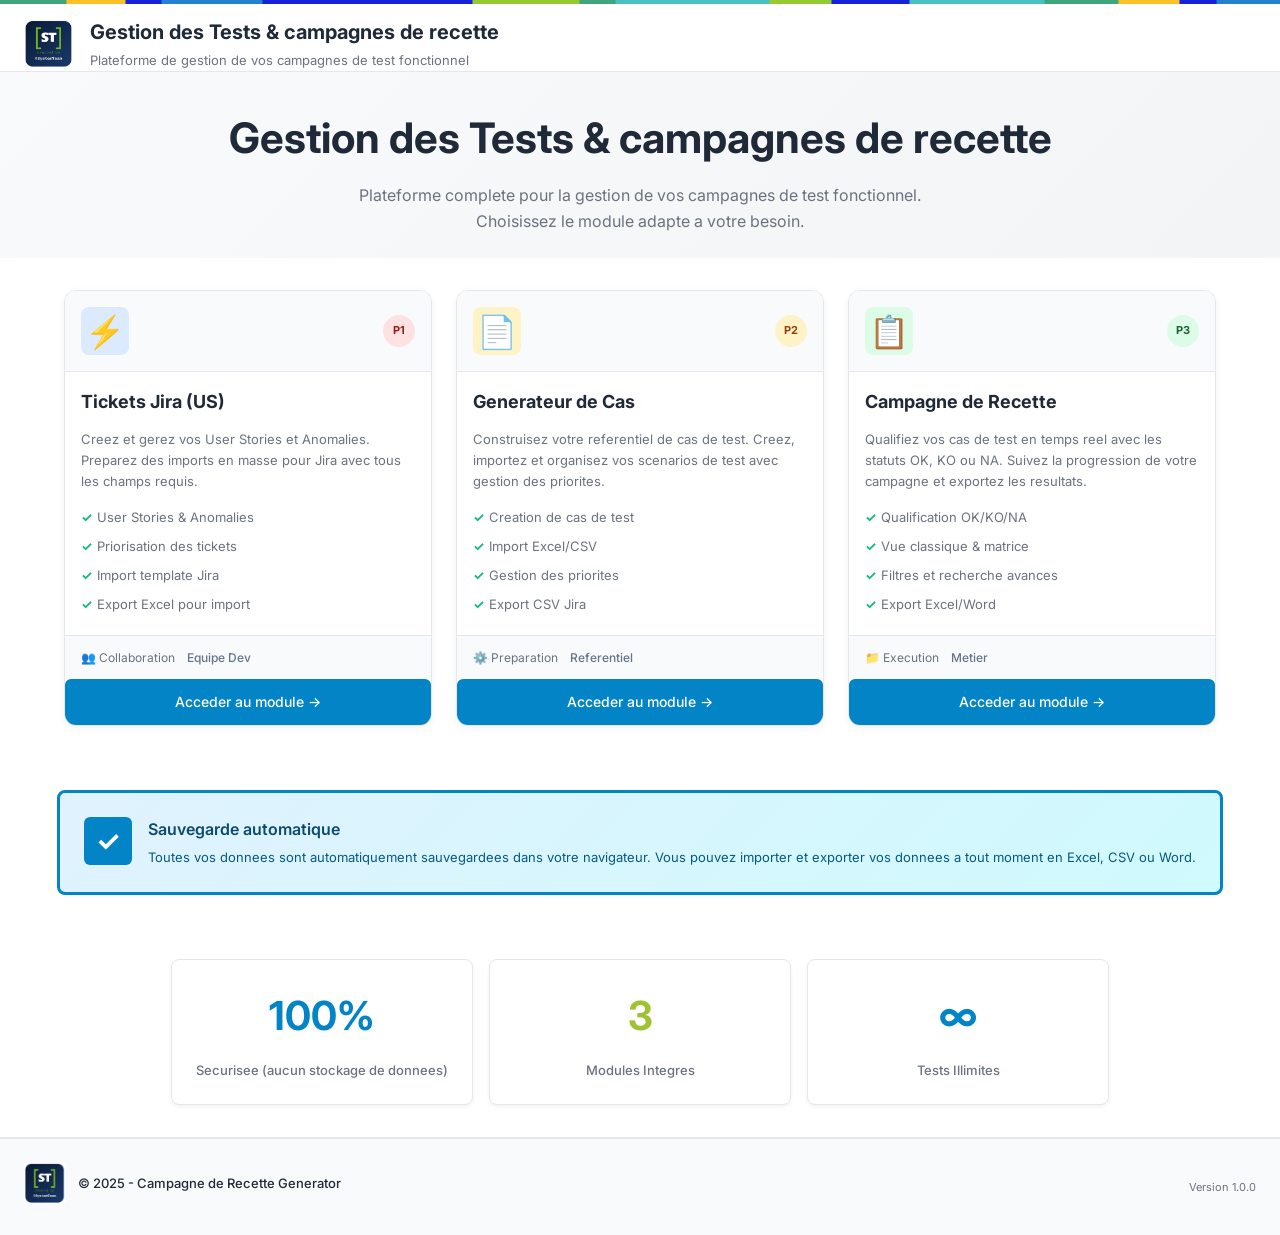
<file: index.html>
﻿<!doctype html>
<html lang="fr">
<head>
  <meta charset="utf-8">
  <meta name="viewport" content="width=device-width, initial-scale=1">
  <title>Gestion des Tests &amp; campagnes de recette</title>
  <link rel="preconnect" href="https://fonts.googleapis.com">
  <link rel="preconnect" href="https://fonts.gstatic.com" crossorigin>
  <link href="https://fonts.googleapis.com/css2?family=Inter:wght@300;400;500;600;700&display=swap" rel="stylesheet">
  

  <link rel="stylesheet" href="css/base.css">
  <link rel="stylesheet" href="css/header.css">
  <link rel="stylesheet" href="css/footer.css">
  <link rel="stylesheet" href="css/styles.css">
  <script src="js/navbar.js"></script>
</head>
<body class="index-page">

  <script>
    document.addEventListener('DOMContentLoaded', function() {
      loadHeader({
        title: 'Gestion des Tests & campagnes de recette',
        subtitle: 'Plateforme de gestion de vos campagnes de test fonctionnel'
      });
    });
  </script>

  <!-- Hero -->
  <section class="hero">
    <h1>Gestion des Tests &amp; campagnes de recette</h1>
    <p>Plateforme complete pour la gestion de vos campagnes de test fonctionnel.<br>Choisissez le module adapte a votre besoin.</p>
  </section>

  <!-- Module cards -->
  <div class="modules">

    <!-- P1 : Tickets Jira -->
    <div class="module-card">
      <div class="module-card-header">
        <div class="module-icon icon-blue">⚡</div>
        <span class="priority-badge badge-p1">P1</span>
      </div>
      <div class="module-card-body">
        <h2>Tickets Jira (US)</h2>
        <p>Creez et gerez vos User Stories et Anomalies. Preparez des imports en masse pour Jira avec tous les champs requis.</p>
        <ul class="feature-list">
          <li>User Stories &amp; Anomalies</li>
          <li>Priorisation des tickets</li>
          <li>Import template Jira</li>
          <li>Export Excel pour import</li>
        </ul>
      </div>
      <div class="module-card-footer">
        <span class="footer-category">👥 Collaboration</span>
        <span class="footer-role">Equipe Dev</span>
      </div>
      <a class="module-btn" href="jira-ticket-generator.html">Acceder au module →</a>
    </div>

    <!-- P2 : Generateur de cas de test -->
    <div class="module-card">
      <div class="module-card-header">
        <div class="module-icon icon-amber">📄</div>
        <span class="priority-badge badge-p2">P2</span>
      </div>
      <div class="module-card-body">
        <h2>Generateur de Cas</h2>
        <p>Construisez votre referentiel de cas de test. Creez, importez et organisez vos scenarios de test avec gestion des priorites.</p>
        <ul class="feature-list">
          <li>Creation de cas de test</li>
          <li>Import Excel/CSV</li>
          <li>Gestion des priorites</li>
          <li>Export CSV Jira</li>
        </ul>
      </div>
      <div class="module-card-footer">
        <span class="footer-category">⚙️ Preparation</span>
        <span class="footer-role">Referentiel</span>
      </div>
      <a class="module-btn" href="jira-xray-generator.html">Acceder au module →</a>
    </div>

    <!-- P3 : Campagne de Recette -->
    <div class="module-card">
      <div class="module-card-header">
        <div class="module-icon icon-green">📋</div>
        <span class="priority-badge badge-p3">P3</span>
      </div>
      <div class="module-card-body">
        <h2>Campagne de Recette</h2>
        <p>Qualifiez vos cas de test en temps reel avec les statuts OK, KO ou NA. Suivez la progression de votre campagne et exportez les resultats.</p>
        <ul class="feature-list">
          <li>Qualification OK/KO/NA</li>
          <li>Vue classique &amp; matrice</li>
          <li>Filtres et recherche avances</li>
          <li>Export Excel/Word</li>
        </ul>
      </div>
      <div class="module-card-footer">
        <span class="footer-category">📁 Execution</span>
        <span class="footer-role">Metier</span>
      </div>
      <a class="module-btn" href="campagne-recette.html">Acceder au module →</a>
    </div>

  </div>

  <!-- Info banner -->
  <div class="info-banner">
    <div class="info-banner-inner">
      <div class="info-icon">✓</div>
      <div>
        <h3>Sauvegarde automatique</h3>
        <p>Toutes vos donnees sont automatiquement sauvegardees dans votre navigateur. Vous pouvez importer et exporter vos donnees a tout moment en Excel, CSV ou Word.</p>
      </div>
    </div>
  </div>

  <!-- Stats -->
  <div class="stats-row">
    <div class="stat-box">
      <div class="stat-value">100%</div>
      <div class="stat-label">Securisee (aucun stockage de donnees)</div>
    </div>
    <div class="stat-box">
      <div class="stat-value">3</div>
      <div class="stat-label">Modules Integres</div>
    </div>
    <div class="stat-box">
      <div class="stat-value">∞</div>
      <div class="stat-label">Tests Illimites</div>
    </div>
  </div>

</body>
</html>
</file>
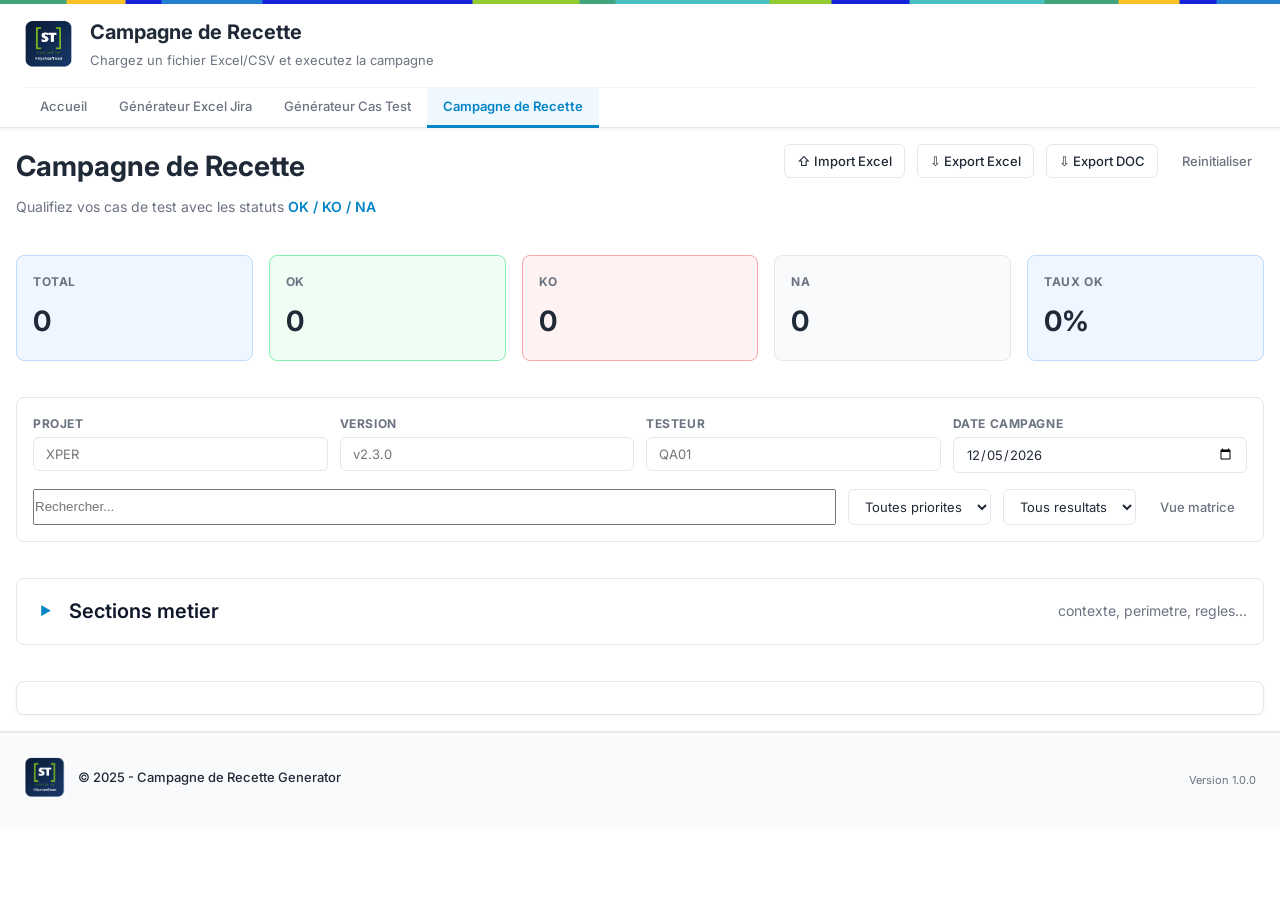
<file: cahier-recette.html>
<!doctype html>
<html lang="fr">
<head>
  <meta charset="utf-8">
  <meta name="viewport" content="width=device-width, initial-scale=1">
  <title>Campagne de Recette</title>
  <link rel="preconnect" href="https://fonts.googleapis.com">
  <link rel="preconnect" href="https://fonts.gstatic.com" crossorigin>
  <link href="https://fonts.googleapis.com/css2?family=Inter:wght@300;400;500;600;700&display=swap" rel="stylesheet">
  <link rel="stylesheet" href="css/base.css">
  <link rel="stylesheet" href="css/header.css">
  <link rel="stylesheet" href="css/footer.css">
  <link rel="stylesheet" href="css/styles.css">
  <script src="js/navbar.js"></script>
</head>
<body>
  <script>
    document.addEventListener('DOMContentLoaded', function() {
      loadNavbar({
        title: 'Campagne de Recette',
        subtitle: 'Chargez un fichier Excel/CSV et executez la campagne',
        activePage: 'recette'
      });
    });
  </script>
  <div class="wrap">

    <!-- En-tête de page -->
    <div class="jt-header">
      <div>
        <h1 class="jt-title">Campagne de Recette</h1>
        <p class="jt-subtitle">Qualifiez vos cas de test avec les statuts <span class="jt-subtitle-accent">OK / KO / NA</span></p>
      </div>
      <div class="jt-header-actions">
        <button id="importExcelBtn" type="button" class="jt-btn-outline">&#8679; Import Excel</button>
        <input id="importExcelInput" type="file" accept=".xlsx,.xls,.csv" hidden>
        <button id="exportExcelBtn" type="button" class="jt-btn-outline">&#8681; Export Excel</button>
        <button id="exportDocBtn" type="button" class="jt-btn-outline">&#8681; Export DOC</button>
        <button id="resetBtn" type="button" class="jt-btn-ghost">Reinitialiser</button>
      </div>
    </div>

    <!-- Statistiques -->
    <div class="jt-stats jt-stats--5">
      <div class="jt-stat jt-stat-blue">
        <div class="jt-stat-label">Total</div>
        <div class="jt-stat-value" id="sTotal">0</div>
      </div>
      <div class="jt-stat jt-stat-green">
        <div class="jt-stat-label">OK</div>
        <div class="jt-stat-value" id="sOk">0</div>
      </div>
      <div class="jt-stat jt-stat-red">
        <div class="jt-stat-label">KO</div>
        <div class="jt-stat-value" id="sKo">0</div>
      </div>
      <div class="jt-stat jt-stat-gray">
        <div class="jt-stat-label">NA</div>
        <div class="jt-stat-value" id="sNa">0</div>
      </div>
      <div class="jt-stat jt-stat-blue">
        <div class="jt-stat-label">Taux OK</div>
        <div class="jt-stat-value" id="sRate">0%</div>
      </div>
    </div>

    <!-- Config campagne -->
    <div class="jt-config-bar">
      <div class="jt-config-fields">
        <div class="jt-config-field">
          <label class="jt-config-label">Projet</label>
          <input id="metaProject" type="text" class="jt-config-input" placeholder="XPER">
        </div>
        <div class="jt-config-field">
          <label class="jt-config-label">Version</label>
          <input id="metaVersion" type="text" class="jt-config-input" placeholder="v2.3.0">
        </div>
        <div class="jt-config-field">
          <label class="jt-config-label">Testeur</label>
          <input id="metaTester" type="text" class="jt-config-input" placeholder="QA01">
        </div>
        <div class="jt-config-field">
          <label class="jt-config-label">Date campagne</label>
          <input id="metaDate" type="date" class="jt-config-input">
        </div>
      </div>
      <div class="jt-config-actions">
        <input id="q" type="search" placeholder="Rechercher..." class="jt-config-search">
        <select id="priorityFilter" class="jt-config-select">
          <option value="">Toutes priorites</option>
          <option value="P1">P1</option>
          <option value="P2">P2</option>
          <option value="P3">P3</option>
        </select>
        <select id="resultFilter" class="jt-config-select">
          <option value="">Tous resultats</option>
          <option value="OK">OK</option>
          <option value="KO">KO</option>
          <option value="NA">NA</option>
        </select>
        <button id="toggleViewBtn" type="button" class="jt-btn-ghost">Vue matrice</button>
      </div>
    </div>

    <!-- Sections metier (accordion) -->
    <details class="biz-accordion">
      <summary class="biz-accordion-title"><span class="biz-accordion-icon">▶</span> Sections metier <span class="biz-accordion-hint">contexte, perimetre, regles…</span></summary>
      <div class="biz-accordion-body">
        <div class="biz-grid">
          <label>Objectif<textarea id="bizObjectif"></textarea></label>
          <label>Perimetre<textarea id="bizPerimetre"></textarea></label>
          <label>Environnement et preconditions<textarea id="bizEnvironnement"></textarea></label>
          <label>Jeu de donnees<textarea id="bizJeuDonnees"></textarea></label>
          <label>Regles d execution<textarea id="bizReglesExecution"></textarea></label>
          <label>Criteres de sortie<textarea id="bizCriteresSortie"></textarea></label>
        </div>
        <button id="resetSectionsBtn" type="button" class="jt-btn-ghost" style="margin-top:10px">Reinitialiser sections</button>
      </div>
    </details>

    <!-- Contenu des tests -->
    <div class="card">
      <div id="rowsContainer"></div>
    </div>
  </div>

  <dialog id="importGuideModal" class="modal-card" aria-labelledby="importGuideTitle">
    <div class="modal-header">
      <div>
        <h2 id="importGuideTitle">Import Excel : mode operatoire</h2>
        <div class="small">Preparez votre fichier avant import pour eviter les erreurs de detection.</div>
      </div>
      <button id="closeImportGuideBtn" type="button" class="modal-close" aria-label="Fermer">x</button>
    </div>
    <div class="modal-body">
      <div class="section-title section-title--notop">Structure attendue</div>
      <p class="small small--mb">La premiere ligne utile de votre feuille doit contenir les en-tetes de colonnes. Les colonnes ci-dessous sont attendues (les noms exacts ne sont pas obligatoires, les variantes Jira sont egalement reconnues) :</p>
      <div class="excel-columns-preview">
        <div class="excel-col-item excel-col-required">
          <span class="excel-col-name">Identificateur de cas de test</span>
          <span class="excel-col-desc">Identifiant unique — variante : ID</span>
        </div>
        <div class="excel-col-item excel-col-optional">
          <span class="excel-col-name">Priorité</span>
          <span class="excel-col-desc">Haute / Moyenne / Basse ou P1 / P2 / P3</span>
        </div>
        <div class="excel-col-item excel-col-optional">
          <span class="excel-col-name">Role</span>
          <span class="excel-col-desc">Profil testeur (optionnel)</span>
        </div>
        <div class="excel-col-item excel-col-required">
          <span class="excel-col-name">Résumé</span>
          <span class="excel-col-desc">Intitule du cas de test — variante : Scenario</span>
        </div>
        <div class="excel-col-item excel-col-required">
          <span class="excel-col-name">Action</span>
          <span class="excel-col-desc">Etape(s) a executer — variante : Etapes</span>
        </div>
        <div class="excel-col-item excel-col-required">
          <span class="excel-col-name">Résultat Attendu</span>
          <span class="excel-col-desc">Comportement attendu — variante : Attendu</span>
        </div>
      </div>
    </div>
    <div class="modal-footer">
      <button id="okImportGuideBtn" type="button" class="jt-btn-primary btn-primary">Compris</button>
    </div>
  </dialog>

  <script src="https://cdn.sheetjs.com/xlsx-0.20.3/package/dist/xlsx.full.min.js"></script>
  <script src="js/recette-generator.js"></script>
  <script>
    document.getElementById('importExcelBtn').addEventListener('click', function() {
      document.getElementById('importGuideModal').showModal();
    });
    document.getElementById('closeImportGuideBtn').addEventListener('click', function() {
      document.getElementById('importGuideModal').close();
    });
    document.getElementById('okImportGuideBtn').addEventListener('click', function() {
      document.getElementById('importGuideModal').close();
      document.getElementById('importExcelInput').click();
    });
  </script>
</body>
</html>
</file>
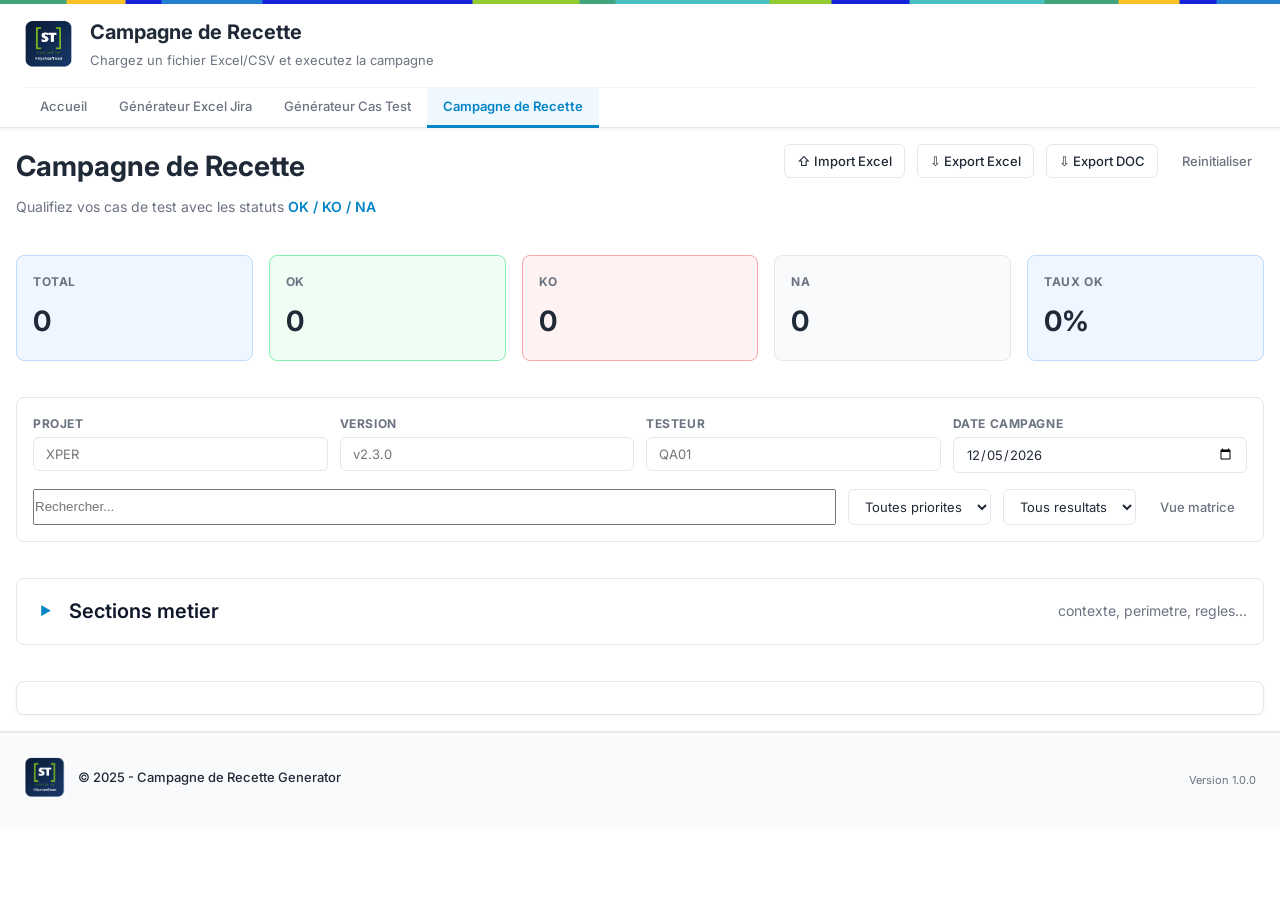
<file: campagne-recette.html>
<!doctype html>
<html lang="fr">
<head>
  <meta charset="utf-8">
  <meta name="viewport" content="width=device-width, initial-scale=1">
  <title>Campagne de Recette</title>
  <link rel="preconnect" href="https://fonts.googleapis.com">
  <link rel="preconnect" href="https://fonts.gstatic.com" crossorigin>
  <link href="https://fonts.googleapis.com/css2?family=Inter:wght@300;400;500;600;700&display=swap" rel="stylesheet">
  <link rel="stylesheet" href="css/base.css">
  <link rel="stylesheet" href="css/header.css">
  <link rel="stylesheet" href="css/footer.css">
  <link rel="stylesheet" href="css/styles.css">
  <script src="js/navbar.js"></script>
</head>
<body>
  <script>
    document.addEventListener('DOMContentLoaded', function() {
      loadNavbar({
        title: 'Campagne de Recette',
        subtitle: 'Chargez un fichier Excel/CSV et executez la campagne',
        activePage: 'recette'
      });
    });
  </script>
  <div class="wrap">

    <!-- En-tête de page -->
    <div class="jt-header">
      <div>
        <h1 class="jt-title">Campagne de Recette</h1>
        <p class="jt-subtitle">Qualifiez vos cas de test avec les statuts <span class="jt-subtitle-accent">OK / KO / NA</span></p>
      </div>
      <div class="jt-header-actions">
        <button id="importExcelBtn" type="button" class="jt-btn-outline">&#8679; Import Excel</button>
        <input id="importExcelInput" type="file" accept=".xlsx,.xls,.csv" hidden>
        <button id="exportExcelBtn" type="button" class="jt-btn-outline">&#8681; Export Excel</button>
        <button id="exportDocBtn" type="button" class="jt-btn-outline">&#8681; Export DOC</button>
        <button id="resetBtn" type="button" class="jt-btn-ghost">Reinitialiser</button>
      </div>
    </div>

    <!-- Statistiques -->
    <div class="jt-stats jt-stats--5">
      <div class="jt-stat jt-stat-blue">
        <div class="jt-stat-label">Total</div>
        <div class="jt-stat-value" id="sTotal">0</div>
      </div>
      <div class="jt-stat jt-stat-green">
        <div class="jt-stat-label">OK</div>
        <div class="jt-stat-value" id="sOk">0</div>
      </div>
      <div class="jt-stat jt-stat-red">
        <div class="jt-stat-label">KO</div>
        <div class="jt-stat-value" id="sKo">0</div>
      </div>
      <div class="jt-stat jt-stat-gray">
        <div class="jt-stat-label">NA</div>
        <div class="jt-stat-value" id="sNa">0</div>
      </div>
      <div class="jt-stat jt-stat-blue">
        <div class="jt-stat-label">Taux OK</div>
        <div class="jt-stat-value" id="sRate">0%</div>
      </div>
    </div>

    <!-- Config campagne -->
    <div class="jt-config-bar">
      <div class="jt-config-fields">
        <div class="jt-config-field">
          <label class="jt-config-label">Projet</label>
          <input id="metaProject" type="text" class="jt-config-input" placeholder="XPER">
        </div>
        <div class="jt-config-field">
          <label class="jt-config-label">Version</label>
          <input id="metaVersion" type="text" class="jt-config-input" placeholder="v2.3.0">
        </div>
        <div class="jt-config-field">
          <label class="jt-config-label">Testeur</label>
          <input id="metaTester" type="text" class="jt-config-input" placeholder="QA01">
        </div>
        <div class="jt-config-field">
          <label class="jt-config-label">Date campagne</label>
          <input id="metaDate" type="date" class="jt-config-input">
        </div>
      </div>
      <div class="jt-config-actions">
        <input id="q" type="search" placeholder="Rechercher..." class="jt-config-search">
        <select id="priorityFilter" class="jt-config-select">
          <option value="">Toutes priorites</option>
          <option value="P1">P1</option>
          <option value="P2">P2</option>
          <option value="P3">P3</option>
        </select>
        <select id="resultFilter" class="jt-config-select">
          <option value="">Tous resultats</option>
          <option value="OK">OK</option>
          <option value="KO">KO</option>
          <option value="NA">NA</option>
        </select>
        <button id="toggleViewBtn" type="button" class="jt-btn-ghost">Vue matrice</button>
      </div>
    </div>

    <!-- Sections metier (accordion) -->
    <details class="biz-accordion">
      <summary class="biz-accordion-title"><span class="biz-accordion-icon">▶</span> Sections metier <span class="biz-accordion-hint">contexte, perimetre, regles…</span></summary>
      <div class="biz-accordion-body">
        <div class="biz-grid">
          <label>Objectif<textarea id="bizObjectif"></textarea></label>
          <label>Perimetre<textarea id="bizPerimetre"></textarea></label>
          <label>Environnement et preconditions<textarea id="bizEnvironnement"></textarea></label>
          <label>Jeu de donnees<textarea id="bizJeuDonnees"></textarea></label>
          <label>Regles d execution<textarea id="bizReglesExecution"></textarea></label>
          <label>Criteres de sortie<textarea id="bizCriteresSortie"></textarea></label>
        </div>
        <button id="resetSectionsBtn" type="button" class="jt-btn-ghost" style="margin-top:10px">Reinitialiser sections</button>
      </div>
    </details>

    <!-- Contenu des tests -->
    <div class="card">
      <div id="rowsContainer"></div>
    </div>
  </div>

  <dialog id="importGuideModal" class="modal-card" aria-labelledby="importGuideTitle">
    <div class="modal-header">
      <div>
        <h2 id="importGuideTitle">Import Excel : mode operatoire</h2>
        <div class="small">Preparez votre fichier avant import pour eviter les erreurs de detection.</div>
      </div>
      <button id="closeImportGuideBtn" type="button" class="modal-close" aria-label="Fermer">x</button>
    </div>
    <div class="modal-body">
      <div class="section-title section-title--notop">Structure attendue</div>
      <p class="small small--mb">La premiere ligne utile de votre feuille doit contenir les en-tetes de colonnes. Les colonnes ci-dessous sont attendues (les noms exacts ne sont pas obligatoires, les variantes Jira sont egalement reconnues) :</p>
      <div class="excel-columns-preview">
        <div class="excel-col-item excel-col-required">
          <span class="excel-col-name">Identificateur de cas de test</span>
          <span class="excel-col-desc">Identifiant unique — variante : ID</span>
        </div>
        <div class="excel-col-item excel-col-optional">
          <span class="excel-col-name">Priorité</span>
          <span class="excel-col-desc">Haute / Moyenne / Basse ou P1 / P2 / P3</span>
        </div>
        <div class="excel-col-item excel-col-optional">
          <span class="excel-col-name">Données</span>
          <span class="excel-col-desc">Profil testeur (optionnel) — ex: Admin, User Manager... — variante : Role</span>
        </div>
        <div class="excel-col-item excel-col-required">
          <span class="excel-col-name">Résumé</span>
          <span class="excel-col-desc">Intitule du cas de test — variante : Scenario</span>
        </div>
        <div class="excel-col-item excel-col-required">
          <span class="excel-col-name">Action</span>
          <span class="excel-col-desc">Etape(s) a executer — variante : Etapes</span>
        </div>
        <div class="excel-col-item excel-col-required">
          <span class="excel-col-name">Résultat Attendu</span>
          <span class="excel-col-desc">Comportement attendu — variante : Attendu</span>
        </div>
        <div class="excel-col-item excel-col-optional">
          <span class="excel-col-name">Chemin de la bibliothèque de tests</span>
          <span class="excel-col-desc">Groupe les tests par bibliothèque Xray — variante : Bibliotheque de tests</span>
        </div>
      </div>
    </div>
    <div class="modal-footer">
      <button id="okImportGuideBtn" type="button" class="jt-btn-primary btn-primary">Compris</button>
    </div>
  </dialog>

  <script src="https://cdn.sheetjs.com/xlsx-0.20.3/package/dist/xlsx.full.min.js"></script>
  <script src="js/recette-generator.js"></script>
  <script>
    document.getElementById('importExcelBtn').addEventListener('click', function() {
      document.getElementById('importGuideModal').showModal();
    });
    document.getElementById('closeImportGuideBtn').addEventListener('click', function() {
      document.getElementById('importGuideModal').close();
    });
    document.getElementById('okImportGuideBtn').addEventListener('click', function() {
      document.getElementById('importGuideModal').close();
      document.getElementById('importExcelInput').click();
    });
  </script>
</body>
</html>
</file>
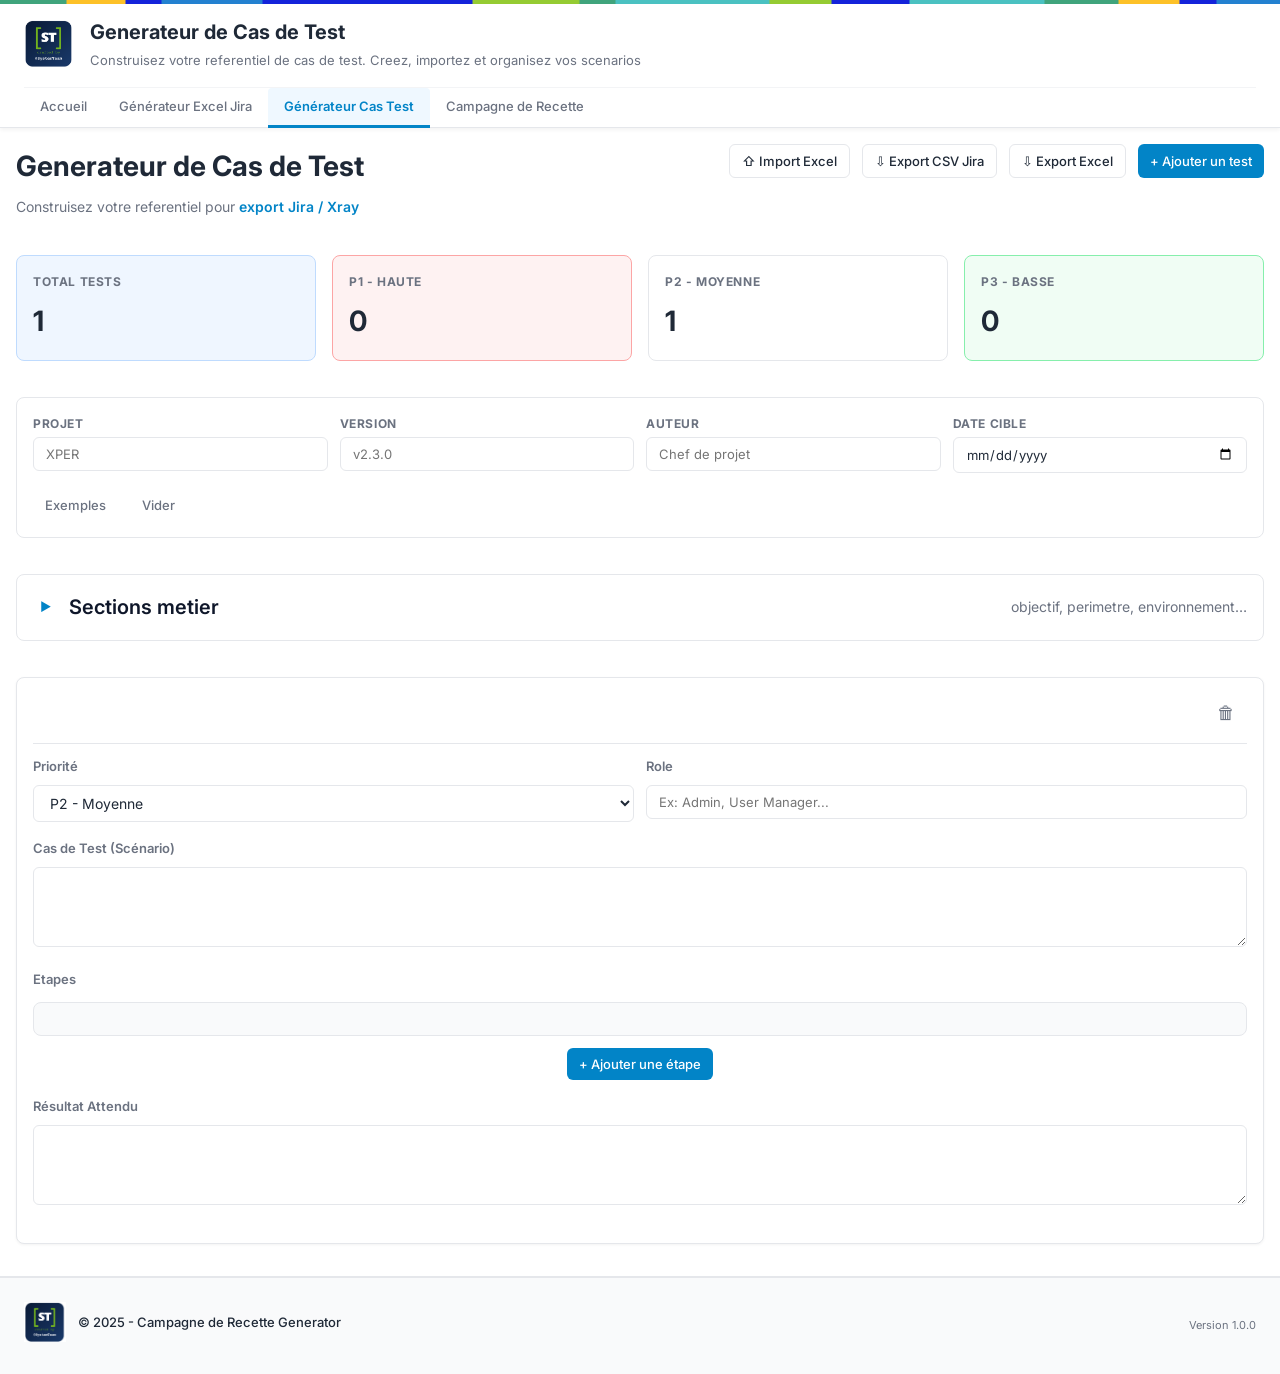
<file: generateur-cahier-recette.html>
<!doctype html>
<html lang="fr">
<head>
  <meta charset="utf-8">
  <meta name="viewport" content="width=device-width, initial-scale=1">
  <title>Generateur de Cas de Test (Export Jira/Xray)</title>
  <link rel="preconnect" href="https://fonts.googleapis.com">
  <link rel="preconnect" href="https://fonts.gstatic.com" crossorigin>
  <link href="https://fonts.googleapis.com/css2?family=Inter:wght@300;400;500;600;700&display=swap" rel="stylesheet">
  <link rel="stylesheet" href="css/base.css">
  <link rel="stylesheet" href="css/header.css">
  <link rel="stylesheet" href="css/footer.css">
  <link rel="stylesheet" href="css/styles.css">
  <script src="js/navbar.js"></script>
</head>
<body>
  <div class="wrap">

    <!-- En-tête de page -->
    <div class="jt-header">
      <div>
        <h1 class="jt-title">Generateur de Cas de Test</h1>
        <p class="jt-subtitle">Construisez votre referentiel pour <span class="jt-subtitle-accent">export Jira / Xray</span></p>
      </div>
      <div class="jt-header-actions">
        <button id="importExcelBtn" type="button" class="jt-btn-outline">&#8679; Import Excel</button>
        <input id="importExcelInput" type="file" accept=".xlsx,.xls,.csv" hidden>
        <button id="downloadJiraCsvBtn" type="button" class="jt-btn-outline">&#8681; Export CSV Jira</button>
        <button id="downloadExcelBtn" type="button" class="jt-btn-outline">&#8681; Export Excel</button>
        <button id="addRowBtn" type="button" class="jt-btn-primary btn-primary">+ Ajouter un test</button>
      </div>
    </div>

    <!-- Statistiques -->
    <div class="jt-stats jt-stats--4">
      <div class="jt-stat jt-stat-blue">
        <div class="jt-stat-label">Total Tests</div>
        <div class="jt-stat-value" id="statTotal">0</div>
      </div>
      <div class="jt-stat jt-stat-red">
        <div class="jt-stat-label">P1 - Haute</div>
        <div class="jt-stat-value" id="statP1">0</div>
      </div>
      <div class="jt-stat jt-stat-amber">
        <div class="jt-stat-label">P2 - Moyenne</div>
        <div class="jt-stat-value" id="statP2">0</div>
      </div>
      <div class="jt-stat jt-stat-green">
        <div class="jt-stat-label">P3 - Basse</div>
        <div class="jt-stat-value" id="statP3">0</div>
      </div>
    </div>

    <!-- Metadonnees projet -->
    <div class="jt-config-bar">
      <div class="jt-config-fields">
        <div class="jt-config-field">
          <label class="jt-config-label">Projet</label>
          <input id="projectName" type="text" class="jt-config-input" placeholder="XPER">
        </div>
        <div class="jt-config-field">
          <label class="jt-config-label">Version</label>
          <input id="projectVersion" type="text" class="jt-config-input" placeholder="v2.3.0">
        </div>
        <div class="jt-config-field">
          <label class="jt-config-label">Auteur</label>
          <input id="projectAuthor" type="text" class="jt-config-input" placeholder="Chef de projet">
        </div>
        <div class="jt-config-field">
          <label class="jt-config-label">Date cible</label>
          <input id="projectDate" type="date" class="jt-config-input">
        </div>
      </div>
      <div class="jt-config-actions">
        <button id="addSampleBtn" type="button" class="jt-btn-ghost">Exemples</button>
        <button id="resetRowsBtn" type="button" class="jt-btn-ghost">Vider</button>
      </div>
    </div>

    <!-- Sections metier (accordion) -->
    <details class="biz-accordion">
      <summary class="biz-accordion-title"><span class="biz-accordion-icon">▶</span> Sections metier <span class="biz-accordion-hint">objectif, perimetre, environnement…</span></summary>
      <div class="biz-accordion-body">
        <div class="biz-grid">
          <label>Objectif<textarea id="bizObjectif"></textarea></label>
          <label>Perimetre<textarea id="bizPerimetre"></textarea></label>
          <label>Environnement et preconditions<textarea id="bizEnvironnement"></textarea></label>
          <label>Jeu de donnees<textarea id="bizJeuDonnees"></textarea></label>
          <label>Regles d execution<textarea id="bizReglesExecution"></textarea></label>
          <label>Criteres de sortie<textarea id="bizCriteresSortie"></textarea></label>
        </div>
        <button id="resetBusinessBtn" type="button" class="jt-btn-ghost" style="margin-top:10px">Reinitialiser sections</button>
      </div>
    </details>

    <!-- Liste des cas de test -->
    <div id="rowsBuilder" class="jt-builder-list"></div>

    <!-- Format rappel (masqué, utilisé dans modal) -->
    <template id="formatRappel">
      <ul class="helper-list">
        <li>Format CSV Jira : separateur <strong>point-virgule</strong> — colonnes : <em>Type de ticket ; type de test ; Identificateur ; Résumé ; Action ; Priorité ; Résultat Attendu</em>.</li>
        <li>Export Excel <strong>sans colonne image</strong> pour simplifier l import Jira/Xray.</li>
        <li>Multi-etapes : chaque etape sur une ligne, derniere ligne porte le Resultat Attendu.</li>
        <li>Import accepte colonnes Jira et variantes classiques (ID, Scenario, Etapes, Attendu).</li>
        <li>Priorites Haute/Moyenne/Basse converties en P1/P2/P3 a l import.</li>
      </ul>
    </template>

  </div>

  <dialog id="excelGuideModal" class="modal-card" aria-labelledby="excelGuideTitle">
      <div class="modal-header">
        <div>
          <h2 id="excelGuideTitle">Import Excel : mode operatoire</h2>
          <div class="small">Preparez votre fichier avant import pour eviter les erreurs de detection.</div>
        </div>
        <button id="closeExcelGuideBtn" type="button" class="modal-close" aria-label="Fermer">x</button>
      </div>
      <div class="modal-body">
        <div class="section-title section-title--notop">Structure attendue</div>
        <p class="small small--mb">La premiere ligne utile de votre feuille doit contenir les en-tetes de colonnes. Les colonnes ci-dessous sont attendues (les noms exacts ne sont pas obligatoires, les variantes Jira sont egalement reconnues) :</p>
        <div class="excel-columns-preview">
          <div class="excel-col-item excel-col-required">
            <span class="excel-col-name">Identificateur de cas de test</span>
            <span class="excel-col-desc">Identifiant unique — variante : ID</span>
          </div>
          <div class="excel-col-item excel-col-optional">
            <span class="excel-col-name">Priorité</span>
            <span class="excel-col-desc">Haute / Moyenne / Basse ou P1 / P2 / P3</span>
          </div>
          <div class="excel-col-item excel-col-optional">
            <span class="excel-col-name">Role</span>
            <span class="excel-col-desc">Profil testeur (optionnel)</span>
          </div>
          <div class="excel-col-item excel-col-required">
            <span class="excel-col-name">Résumé</span>
            <span class="excel-col-desc">Intitule du cas de test — variante : Scenario</span>
          </div>
          <div class="excel-col-item excel-col-required">
            <span class="excel-col-name">Action</span>
            <span class="excel-col-desc">Etape(s) a executer — variante : Etapes</span>
          </div>
          <div class="excel-col-item excel-col-required">
            <span class="excel-col-name">Résultat Attendu</span>
            <span class="excel-col-desc">Comportement attendu — variante : Attendu</span>
          </div>
        </div>
      </div>
      <div class="modal-footer">
        <button id="okExcelGuideBtn" type="button" class="jt-btn-primary btn-primary">Compris</button>
      </div>
  </dialog>

  <script src="https://cdn.sheetjs.com/xlsx-0.20.3/package/dist/xlsx.full.min.js"></script>
  <script src="js/generateur-cahier-recette-page-init.js"></script>
  <script src="js/md-generator.js"></script>
</body>
</html>
</file>
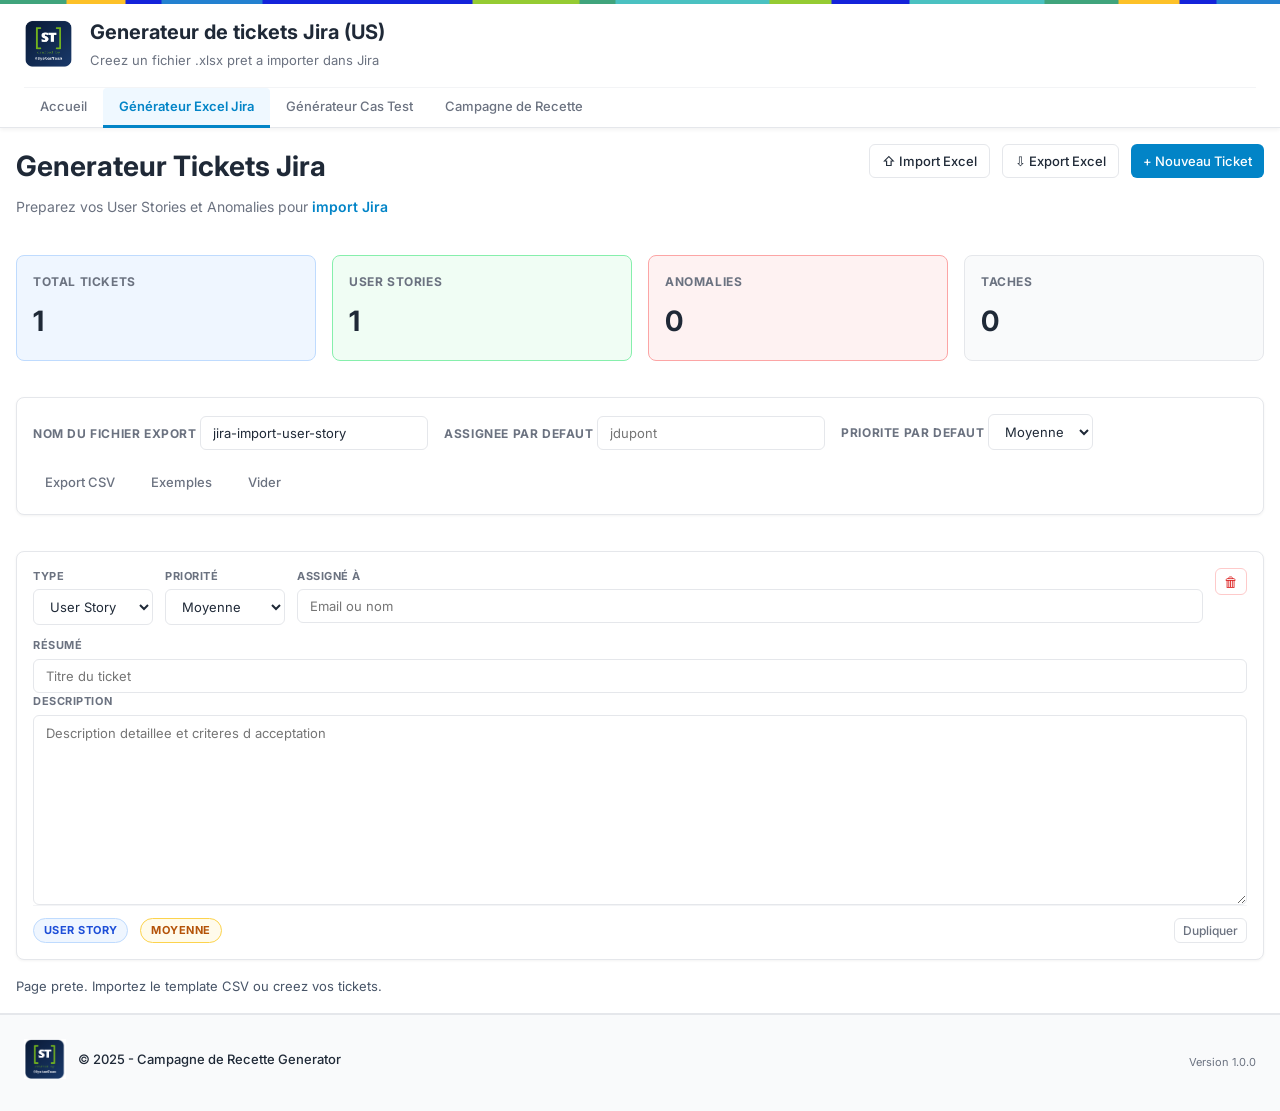
<file: jira-ticket-generator.html>
<!doctype html>
<html lang="fr">
<head>
  <meta charset="utf-8">
  <meta name="viewport" content="width=device-width, initial-scale=1">
  <title>Generateur de tickets Jira (US)</title>
  <link rel="preconnect" href="https://fonts.googleapis.com">
  <link rel="preconnect" href="https://fonts.gstatic.com" crossorigin>
  <link href="https://fonts.googleapis.com/css2?family=Inter:wght@300;400;500;600;700&display=swap" rel="stylesheet">
  <link rel="stylesheet" href="css/base.css">
  <link rel="stylesheet" href="css/header.css">
  <link rel="stylesheet" href="css/footer.css">
  <link rel="stylesheet" href="css/styles.css">
  <script src="js/navbar.js"></script>
</head>
<body>
  <div class="wrap">

    <!-- En-tête de page -->
    <div class="jt-header">
      <div>
        <h1 class="jt-title">Generateur Tickets Jira</h1>
        <p class="jt-subtitle">Preparez vos User Stories et Anomalies pour <span class="jt-subtitle-accent">import Jira</span></p>
      </div>
      <div class="jt-header-actions">
        <button id="importInternalExcelBtn" type="button" class="jt-btn-outline">&#8679; Import Excel</button>
        <input id="importInternalExcelInput" type="file" accept=".xlsx,.xls,.csv" hidden>
        <button id="exportExcelBtn" type="button" class="jt-btn-outline">&#8681; Export Excel</button>
        <button id="addRowBtn" type="button" class="jt-btn-primary btn-primary">+ Nouveau Ticket</button>
      </div>
    </div>

    <!-- Statistiques -->
    <div class="jt-stats">
      <div class="jt-stat jt-stat-blue">
        <div class="jt-stat-label">Total Tickets</div>
        <div class="jt-stat-value" id="statTotal">0</div>
      </div>
      <div class="jt-stat jt-stat-green">
        <div class="jt-stat-label">User Stories</div>
        <div class="jt-stat-value" id="statUS">0</div>
      </div>
      <div class="jt-stat jt-stat-red">
        <div class="jt-stat-label">Anomalies</div>
        <div class="jt-stat-value" id="statAno">0</div>
      </div>
      <div class="jt-stat jt-stat-gray">
        <div class="jt-stat-label">Taches</div>
        <div class="jt-stat-value" id="statTask">0</div>
      </div>
    </div>

    <!-- Configuration -->
    <div class="card jt-config">
      <div class="jt-config-row">
        <label class="jt-config-label">
          Nom du fichier export
          <input id="fileName" type="text" placeholder="jira-import-user-story">
        </label>
        <label class="jt-config-label">
          Assignee par defaut
          <input id="defaultAssignee" type="text" placeholder="jdupont">
        </label>
        <label class="jt-config-label">
          Priorite par defaut
          <select id="defaultPriority">
            <option value="Haute">Haute</option>
            <option value="Moyenne" selected>Moyenne</option>
            <option value="Basse">Basse</option>
          </select>
        </label>
        <div class="jt-config-actions">
          <button id="exportCsvBtn" type="button" class="jt-btn-ghost">Export CSV</button>
          <button id="addSamplesBtn" type="button" class="jt-btn-ghost">Exemples</button>
          <button id="clearRowsBtn" type="button" class="jt-btn-ghost">Vider</button>
        </div>
      </div>
    </div>

    <!-- Popin format import Excel -->
    <dialog id="importFormatModal" class="modal-card">
      <div class="modal-header">
        <h2>Format Excel attendu</h2>
        <button type="button" id="importFormatClose" class="modal-close" title="Fermer">&times;</button>
      </div>
      <div class="modal-body">
        <p class="modal-intro">
          Votre fichier Excel doit respecter les colonnes suivantes (la ligne d'en-tete est detectee automatiquement) :
        </p>
        <div class="table-scroll">
          <table class="import-format-table">
            <thead>
              <tr>
                <th>Type de ticket</th>
                <th>Resume</th>
                <th>Description</th>
                <th>Priorite</th>
                <th>Personne Assignee</th>
              </tr>
            </thead>
            <tbody>
              <tr>
                <td>User Story</td>
                <td>Creer un parcours type depuis l assistant</td>
                <td>En tant qu administrateur, je veux...</td>
                <td>Haute</td>
                <td>jdupont</td>
              </tr>
              <tr class="table-row-alt">
                <td>Anomalie</td>
                <td>Temps de chargement trop long</td>
                <td>La page d accueil depasse 5 secondes...</td>
                <td>Moyenne</td>
                <td></td>
              </tr>
            </tbody>
          </table>
        </div>
        <ul class="modal-hint-list">
          <li>Valeurs acceptees pour <strong>Type de ticket</strong> : <code>User Story</code>, <code>Anomalie</code>, <code>Tache</code></li>
          <li>Valeurs acceptees pour <strong>Priorite</strong> : <code>Haute</code>, <code>Moyenne</code>, <code>Basse</code> (ou P1/P2/P3)</li>
          <li>La colonne <strong>Personne Assignee</strong> est facultative</li>
          <li>Les colonnes supplementaires sont ignorees</li>
        </ul>
      </div>
      <div class="modal-actions modal-actions-end">
        <button type="button" id="importFormatCancel" class="jt-btn-ghost">Annuler</button>
        <button type="button" id="importFormatConfirm" class="jt-btn-primary btn-primary">Choisir le fichier &rarr;</button>
      </div>
    </dialog>

    <!-- Liste des tickets -->
    <div id="rowsBuilder" class="jt-builder-list"></div>

    <div id="status" class="small status-bar"></div>
  </div>

  <script src="https://cdn.sheetjs.com/xlsx-0.20.3/package/dist/xlsx.full.min.js"></script>
  <script src="js/jira-ticket-page-init.js"></script>
  <script src="js/jira-ticket-generator.js"></script>
</body>
</html>
</file>
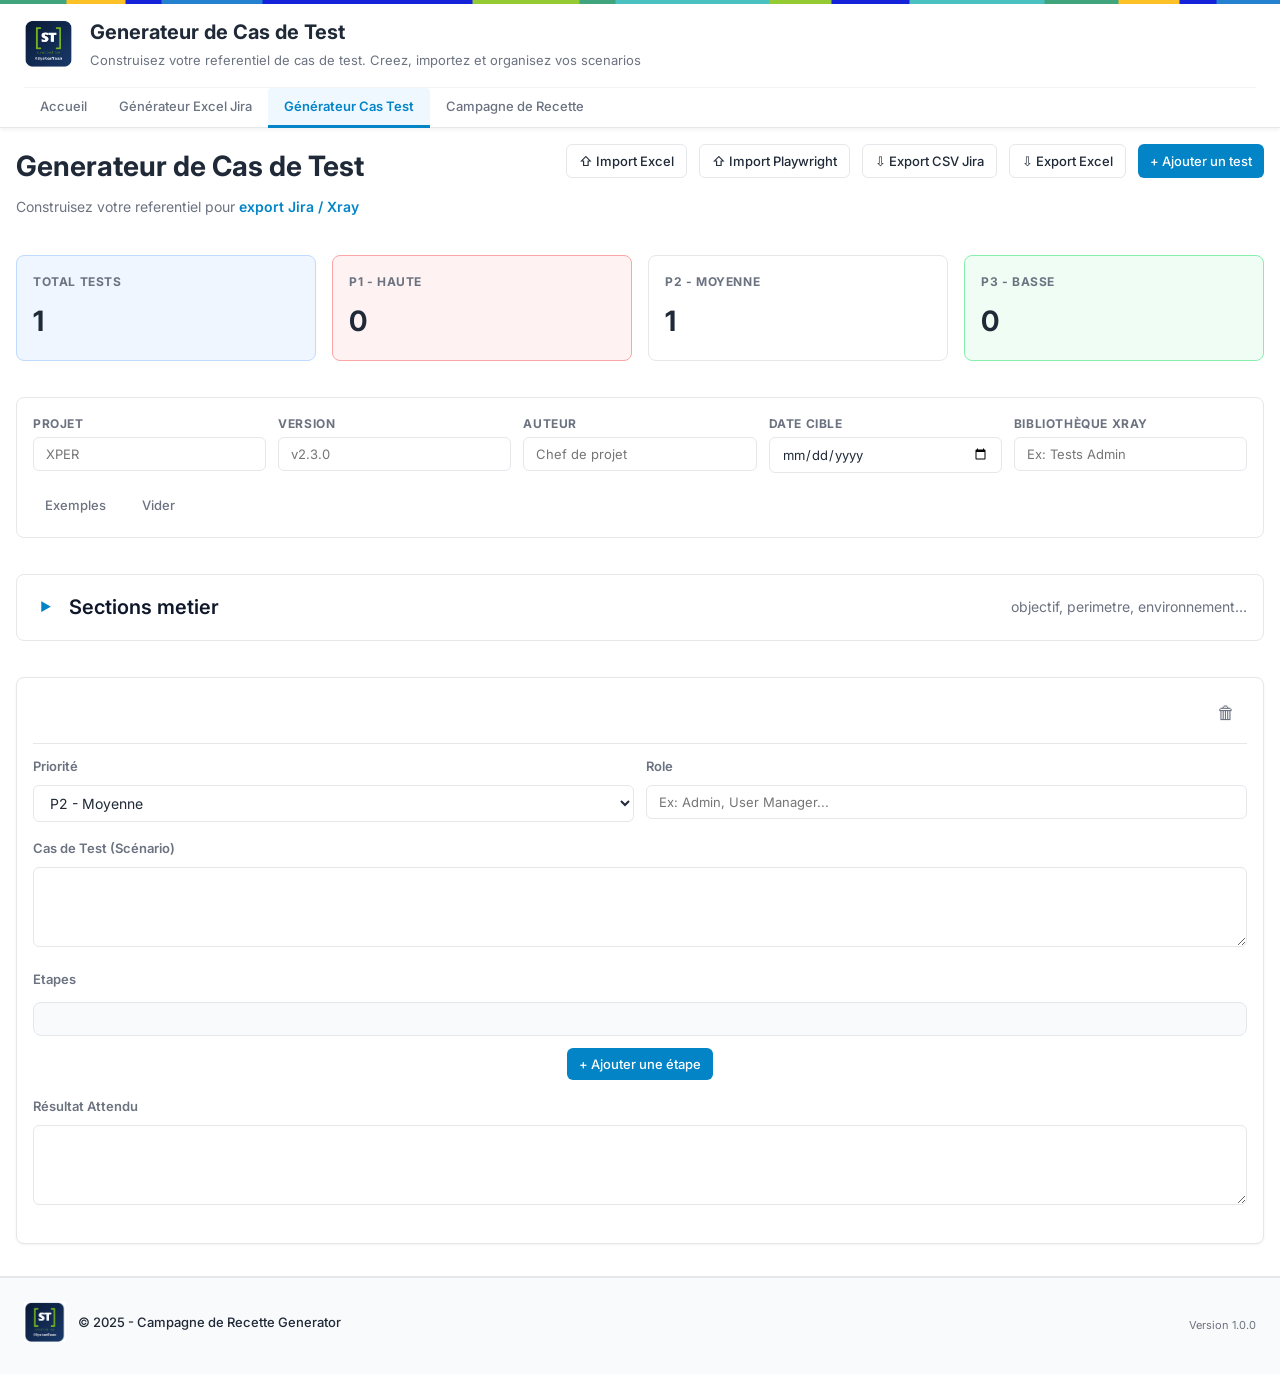
<file: jira-xray-generator.html>
<!doctype html>
<html lang="fr">
<head>
  <meta charset="utf-8">
  <meta name="viewport" content="width=device-width, initial-scale=1">
  <title>Generateur de Cas de Test (Export Jira/Xray)</title>
  <link rel="preconnect" href="https://fonts.googleapis.com">
  <link rel="preconnect" href="https://fonts.gstatic.com" crossorigin>
  <link href="https://fonts.googleapis.com/css2?family=Inter:wght@300;400;500;600;700&display=swap" rel="stylesheet">
  <link rel="stylesheet" href="css/base.css">
  <link rel="stylesheet" href="css/header.css">
  <link rel="stylesheet" href="css/footer.css">
  <link rel="stylesheet" href="css/styles.css">
  <script src="js/navbar.js"></script>
</head>
<body>
  <div class="wrap">

    <!-- En-tête de page -->
    <div class="jt-header">
      <div>
        <h1 class="jt-title">Generateur de Cas de Test</h1>
        <p class="jt-subtitle">Construisez votre referentiel pour <span class="jt-subtitle-accent">export Jira / Xray</span></p>
      </div>
      <div class="jt-header-actions">
        <button id="importExcelBtn" type="button" class="jt-btn-outline">&#8679; Import Excel</button>
        <input id="importExcelInput" type="file" accept=".xlsx,.xls,.csv" hidden>
        <button id="importPlaywrightBtn" type="button" class="jt-btn-outline">&#8679; Import Playwright</button>
        <input id="importPlaywrightInput" type="file" accept=".ts,.js,.mjs,.cjs,.txt,.png,.jpg,.jpeg,.webp,.bmp" multiple hidden>
        <button id="downloadJiraCsvBtn" type="button" class="jt-btn-outline">&#8681; Export CSV Jira</button>
        <button id="downloadExcelBtn" type="button" class="jt-btn-outline">&#8681; Export Excel</button>
        <button id="addRowBtn" type="button" class="jt-btn-primary btn-primary">+ Ajouter un test</button>
      </div>
    </div>

    <!-- Statistiques -->
    <div class="jt-stats jt-stats--4">
      <div class="jt-stat jt-stat-blue">
        <div class="jt-stat-label">Total Tests</div>
        <div class="jt-stat-value" id="statTotal">0</div>
      </div>
      <div class="jt-stat jt-stat-red">
        <div class="jt-stat-label">P1 - Haute</div>
        <div class="jt-stat-value" id="statP1">0</div>
      </div>
      <div class="jt-stat jt-stat-amber">
        <div class="jt-stat-label">P2 - Moyenne</div>
        <div class="jt-stat-value" id="statP2">0</div>
      </div>
      <div class="jt-stat jt-stat-green">
        <div class="jt-stat-label">P3 - Basse</div>
        <div class="jt-stat-value" id="statP3">0</div>
      </div>
    </div>

    <!-- Metadonnees projet -->
    <div class="jt-config-bar">
      <div class="jt-config-fields">
        <div class="jt-config-field">
          <label class="jt-config-label">Projet</label>
          <input id="projectName" type="text" class="jt-config-input" placeholder="XPER">
        </div>
        <div class="jt-config-field">
          <label class="jt-config-label">Version</label>
          <input id="projectVersion" type="text" class="jt-config-input" placeholder="v2.3.0">
        </div>
        <div class="jt-config-field">
          <label class="jt-config-label">Auteur</label>
          <input id="projectAuthor" type="text" class="jt-config-input" placeholder="Chef de projet">
        </div>
        <div class="jt-config-field">
          <label class="jt-config-label">Date cible</label>
          <input id="projectDate" type="date" class="jt-config-input">
        </div>
        <div class="jt-config-field">
          <label class="jt-config-label">Bibliothèque Xray</label>
          <input id="xrayLibraryPath" type="text" class="jt-config-input" placeholder="Ex: Tests Admin">
        </div>
      </div>
      <div class="jt-config-actions">
        <button id="addSampleBtn" type="button" class="jt-btn-ghost">Exemples</button>
        <button id="resetRowsBtn" type="button" class="jt-btn-ghost">Vider</button>
      </div>
    </div>

    <!-- Sections metier (accordion) -->
    <details class="biz-accordion">
      <summary class="biz-accordion-title"><span class="biz-accordion-icon">▶</span> Sections metier <span class="biz-accordion-hint">objectif, perimetre, environnement…</span></summary>
      <div class="biz-accordion-body">
        <div class="biz-grid">
          <label>Objectif<textarea id="bizObjectif"></textarea></label>
          <label>Perimetre<textarea id="bizPerimetre"></textarea></label>
          <label>Environnement et preconditions<textarea id="bizEnvironnement"></textarea></label>
          <label>Jeu de donnees<textarea id="bizJeuDonnees"></textarea></label>
          <label>Regles d execution<textarea id="bizReglesExecution"></textarea></label>
          <label>Criteres de sortie<textarea id="bizCriteresSortie"></textarea></label>
        </div>
        <button id="resetBusinessBtn" type="button" class="jt-btn-ghost" style="margin-top:10px">Reinitialiser sections</button>
      </div>
    </details>

    <!-- Liste des cas de test -->
    <div id="rowsBuilder" class="jt-builder-list"></div>

    <!-- Format rappel (masqué, utilisé dans modal) -->
    <template id="formatRappel">
      <ul class="helper-list">
        <li>Format CSV Jira : separateur <strong>point-virgule</strong> — colonnes : <em>Type de ticket ; type de test ; Identificateur ; Résumé ; Action ; Priorité ; Résultat Attendu</em>.</li>
        <li><strong>Une ligne par étape</strong> : première ligne remplie complète, puis lignes de continuation avec Type/ID/Résumé vides.</li>
        <li>Chaque étape a son propre Résultat Attendu.</li>
        <li>Import accepte colonnes Jira et variantes classiques (ID, Scenario, Etapes, Attendu).</li>
        <li>Priorites Haute/Moyenne/Basse converties en P1/P2/P3 a l import.</li>
      </ul>
    </template>

  </div>

  <dialog id="excelGuideModal" class="modal-card" aria-labelledby="excelGuideTitle">
      <div class="modal-header">
        <div>
          <h2 id="excelGuideTitle">Import Excel : mode operatoire</h2>
          <div class="small">Preparez votre fichier avant import pour eviter les erreurs de detection.</div>
        </div>
        <button id="closeExcelGuideBtn" type="button" class="modal-close" aria-label="Fermer">x</button>
      </div>
      <div class="modal-body">
        <div class="section-title section-title--notop">Structure attendue</div>
        <p class="small small--mb">La premiere ligne utile de votre feuille doit contenir les en-tetes de colonnes. Les colonnes ci-dessous sont attendues (les noms exacts ne sont pas obligatoires, les variantes Jira sont egalement reconnues) :</p>
        <div class="excel-columns-preview">
          <div class="excel-col-item excel-col-required">
            <span class="excel-col-name">Identificateur de cas de test</span>
            <span class="excel-col-desc">Identifiant unique — variante : ID</span>
          </div>
          <div class="excel-col-item excel-col-optional">
            <span class="excel-col-name">Priorité</span>
            <span class="excel-col-desc">Haute / Moyenne / Basse ou P1 / P2 / P3</span>
          </div>
          <div class="excel-col-item excel-col-optional">
            <span class="excel-col-name">Données</span>
            <span class="excel-col-desc">Profil testeur (optionnel) — ex: Admin, User Manager... — variante : Role</span>
          </div>
          <div class="excel-col-item excel-col-required">
            <span class="excel-col-name">Résumé</span>
            <span class="excel-col-desc">Intitule du cas de test — variante : Scenario</span>
          </div>
          <div class="excel-col-item excel-col-required">
            <span class="excel-col-name">Action</span>
            <span class="excel-col-desc">Etape(s) a executer — variante : Etapes</span>
          </div>
          <div class="excel-col-item excel-col-required">
            <span class="excel-col-name">Résultat Attendu</span>
            <span class="excel-col-desc">Comportement attendu — variante : Attendu</span>
          </div>
        </div>
      </div>
      <div class="modal-footer">
        <button id="okExcelGuideBtn" type="button" class="jt-btn-primary btn-primary">Compris</button>
      </div>
  </dialog>

  <script src="https://cdn.sheetjs.com/xlsx-0.20.3/package/dist/xlsx.full.min.js"></script>
  <script src="js/jira-xray-generator-page-init.js"></script>
  <script src="js/md-generator.js"></script>
</body>
</html>
</file>
<file: css/base.css>
/* ============================================ */
/* BASE.CSS - GLOBAL VARIABLES & RESETS */
/* Used on all pages */
/* ============================================ */

:root {
  --color-primary: #0284c7;
  --color-primary-light: #e0f2fe;
  --color-primary-dark: #0369a1;
  --color-secondary: #64748b;
  --color-text: #1f2937;
  --color-text-light: #6b7280;
  --color-text-muted: #9ca3af;
  --color-border: #e5e7eb;
  --color-border-light: #f3f4f6;
  --color-bg: #ffffff;
  --color-bg-light: #f9fafb;
  --color-success: #10b981;
  --color-warning: #f59e0b;
  --color-danger: #ef4444;
  --color-info: #3b82f6;
  --color-gray: #6b7280;
  
  --font-family: 'Inter', -apple-system, BlinkMacSystemFont, 'Segoe UI', sans-serif;
  --font-weight-light: 300;
  --font-weight-normal: 400;
  --font-weight-medium: 500;
  --font-weight-semibold: 600;
  --font-weight-bold: 700;
  
  --spacing-xs: 4px;
  --spacing-sm: 8px;
  --spacing-md: 12px;
  --spacing-lg: 16px;
  --spacing-xl: 20px;
  --spacing-2xl: 24px;
  --spacing-3xl: 32px;
  --spacing-4xl: 48px;
}

* {
  margin: 0;
  padding: 0;
  box-sizing: border-box;
}

html {
  scroll-behavior: smooth;
}

body {
  font-family: var(--font-family);
  font-size: 14px;
  line-height: 1.6;
  color: var(--color-text);
  background: var(--color-bg);
}

h1, h2, h3, h4, h5, h6 { margin: 0; }
p { margin: 0; }

.small {
  font-size: 13px;
  color: var(--color-text-light);
}
</file>
<file: css/header.css>
/* ============================================ */
/* HEADER.CSS - SHARED HEADER & NAVBAR */
/* Used on all pages (requires base.css first) */
/* ============================================ */

/* ============================================ */
/* HEADER & TOPBAR */
/* ============================================ */

.topbar {
  background: linear-gradient(90deg, #0369a1 0%, #0284c7 100%);
  padding: var(--spacing-lg) var(--spacing-2xl);
  display: flex;
  align-items: center;
  justify-content: space-between;
  box-shadow: 0 2px 8px rgba(0, 0, 0, 0.1);
}

.topbar-content {
  flex: 1;
}

.topbar-title {
  color: white;
  font-size: 20px;
  font-weight: var(--font-weight-bold);
  margin-bottom: 4px;
}

.topbar-subtitle {
  color: rgba(255, 255, 255, 0.9);
  font-size: 13px;
}

.topbar-logo {
  width: 50px;
  height: 50px;
  margin-left: var(--spacing-lg);
}

.topbar-logo img {
  width: 100%;
  height: 100%;
  object-fit: contain;
}

/* ============================================ */
/* NAVBAR */
/* ============================================ */

.navbar {
  background: white;
  padding: var(--spacing-md) var(--spacing-2xl);
  border-bottom: 1px solid var(--color-border);
  display: flex;
  gap: var(--spacing-2xl);
}

.navbar-links {
  display: flex;
  gap: var(--spacing-2xl);
  list-style: none;
}

.navbar-link {
  text-decoration: none;
  color: var(--color-text);
  font-size: 14px;
  font-weight: var(--font-weight-medium);
  padding: var(--spacing-sm) var(--spacing-md);
  border-radius: 6px;
  transition: all 0.2s;
}

.navbar-link:hover,
.navbar-link.active {
  background: var(--color-primary-light);
  color: var(--color-primary-dark);
}

/* ============================================ */
/* PAGE NAVBAR (generated by navbar.js) */
/* ============================================ */

.page-topbar {
  background: url('../img/separatorenedis.png') repeat-x center;
  background-size: auto 100%;
  height: 4px;
  position: fixed;
  top: 0;
  left: 0;
  right: 0;
  z-index: 999;
}

.page-navbar {
  background: white;
  border-bottom: 1px solid var(--color-border);
  padding: var(--spacing-lg) var(--spacing-2xl) 0;
  display: flex;
  flex-direction: column;
  gap: var(--spacing-md);
  box-shadow: 0 2px 4px rgba(0, 0, 0, 0.05);
}

.page-navbar-top {
  display: flex;
  align-items: center;
  gap: var(--spacing-lg);
}

.page-navbar-avatar {
  width: 50px;
  height: 50px;
  object-fit: contain;
}

.page-navbar-text {
  display: flex;
  flex-direction: column;
  gap: 2px;
}

.page-navbar-title {
  font-size: 20px;
  font-weight: var(--font-weight-bold);
  color: var(--color-text);
  display: block;
}

.page-navbar-sub {
  font-size: 13px;
  color: var(--color-text-light);
  display: block;
}

.page-navbar-tabs {
  display: flex;
  gap: 0;
  border-top: 1px solid var(--color-border-light);
  margin-top: var(--spacing-xs);
}

.page-nav-link {
  text-decoration: none;
  color: var(--color-text-light);
  font-size: 13px;
  font-weight: var(--font-weight-medium);
  padding: var(--spacing-sm) var(--spacing-lg);
  border-radius: 4px 4px 0 0;
  transition: all 0.2s;
  border-bottom: 3px solid transparent;
  margin-bottom: -1px;
  display: inline-block;
}

.page-nav-link:hover {
  color: var(--color-text);
  background: var(--color-bg-light);
}

.page-nav-link.home {
  color: var(--color-primary);
  background: #eff8ff;
  border-bottom-color: var(--color-primary);
  font-weight: var(--font-weight-semibold);
}

/* ============================================ */
/* LAYOUT */
/* ============================================ */

.wrap {
  max-width: 1400px;
  margin: 0 auto;
  padding: var(--spacing-lg);
  display: flex;
  flex-direction: column;
  gap: var(--spacing-lg);
}

/* ============================================ */
/* RESPONSIVE */
/* ============================================ */

@media (max-width: 768px) {
  .topbar {
    flex-direction: column;
    gap: var(--spacing-md);
  }

  .navbar {
    flex-wrap: wrap;
  }

  .wrap {
    padding: var(--spacing-md);
  }
}

@media (max-width: 480px) {
  .topbar-title {
    font-size: 18px;
  }

  .topbar-subtitle {
    font-size: 12px;
  }

  .navbar-links {
    gap: var(--spacing-lg);
  }
}
</file>
<file: css/footer.css>
/* ============================================ */
/* FOOTER.CSS - SHARED FOOTER */
/* Used on all pages */
/* ============================================ */

.site-footer {
  background: var(--color-bg-light);
  border-top: 2px solid var(--color-border);
  padding: var(--spacing-2xl);
  margin-top: auto;
  display: flex;
  flex-direction: row;
  justify-content: space-between;
  align-items: center;
  gap: var(--spacing-lg);
}

.footer-content {
  max-width: 1400px;
  margin: 0 auto;
  display: flex;
  justify-content: space-between;
  align-items: center;
  gap: var(--spacing-2xl);
}

.footer-logo {
  height: 40px;
}

.footer-logo img {
  height: 100%;
  object-fit: contain;
}

.footer-text {
  font-size: 12px;
  color: var(--color-text-light);
}

/* ============================================ */
/* FOOTER (generated by navbar.js) */
/* ============================================ */

.logo-row {
  display: flex;
  align-items: center;
  gap: var(--spacing-md);
  margin-bottom: var(--spacing-sm);
}

.logo-row img {
  height: 40px;
  object-fit: contain;
}

.logo-row span {
  font-size: 13px;
  color: var(--color-text);
  font-weight: var(--font-weight-medium);
}

.site-footer > span {
  font-size: 11px;
  color: var(--color-text-light);
}

/* ============================================ */
/* RESPONSIVE */
/* ============================================ */

@media (max-width: 768px) {
  .footer-content {
    flex-direction: column;
    text-align: center;
    gap: var(--spacing-lg);
  }

  .footer-logo {
    height: 32px;
  }
}
</file>
<file: css/styles.css>
﻿/* ============================================ */
/* STYLES.CSS */
/* ============================================ */

/* ============================================ */
/* 1. LAYOUT */
/* ============================================ */

.wrap {
  max-width: 1400px;
  margin: 0 auto;
  padding: var(--spacing-lg);
  display: flex;
  flex-direction: column;
  gap: var(--spacing-lg);
}

/* ============================================ */
/* 2. INDEX PAGE - HERO & MODULES */
/* ============================================ */

/* INFO BANNER */
.info-banner {
  background: linear-gradient(135deg, #e0f2fe 0%, #cffafe 100%);
  border: 3px solid #0284c7;
  border-radius: 8px;
  padding: var(--spacing-2xl);
  margin: var(--spacing-3xl) var(--spacing-2xl);
  max-width: 1200px;
  margin-left: auto;
  margin-right: auto;
}

.info-banner-inner {
  display: flex;
  gap: var(--spacing-lg);
  align-items: flex-start;
}

.info-icon {
  flex-shrink: 0;
  width: 48px;
  height: 48px;
  background: #0284c7;
  color: white;
  border-radius: 6px;
  display: flex;
  align-items: center;
  justify-content: center;
  font-size: 28px;
  font-weight: bold;
}

.info-banner h3 {
  margin: 0 0 var(--spacing-xs) 0;
  font-size: 16px;
  color: #0c4a6e;
  font-weight: var(--font-weight-semibold);
}

.info-banner p {
  margin: 0;
  font-size: 13px;
  color: #075985;
}

/* STATS ROW */
.stats-row {
  display: grid;
  grid-template-columns: repeat(auto-fit, minmax(200px, 1fr));
  gap: var(--spacing-lg);
  margin: var(--spacing-3xl) var(--spacing-2xl);
  padding: 0;
  max-width: 1200px;
  margin-left: auto;
  margin-right: auto;
}

.stat-box {
  background: white;
  border: 1px solid var(--color-border);
  border-radius: 8px;
  padding: var(--spacing-2xl);
  text-align: center;
  box-shadow: 0 2px 4px rgba(0, 0, 0, 0.05);
  transition: all 0.2s;
}

.stat-box:hover {
  box-shadow: 0 4px 12px rgba(0, 0, 0, 0.08);
  transform: translateY(-1px);
}

.stat-box:nth-child(2) .stat-value {
  color: #9fc232;
}

.stat-value {
  font-size: 40px;
  font-weight: var(--font-weight-bold);
  color: #0284c7;
  margin-bottom: var(--spacing-md);
}

.stat-label {
  font-size: 13px;
  color: var(--color-text-light);
  font-weight: var(--font-weight-medium);
}

body.index-page {
  display: flex;
  flex-direction: column;
  min-height: 100vh;
}

.hero {
  background: linear-gradient(135deg, #f9fafb 0%, #f3f4f6 100%);
  padding: var(--spacing-3xl) var(--spacing-2xl) var(--spacing-2xl);
  text-align: center;
  margin-bottom: var(--spacing-3xl);
}

.hero h1 {
  font-size: 42px;
  font-weight: var(--font-weight-bold);
  margin-bottom: var(--spacing-md);
}

.hero p {
  font-size: 16px;
  color: var(--color-text-light);
  max-width: 600px;
  margin: 0 auto;
}

.modules {
  display: grid;
  grid-template-columns: repeat(auto-fit, minmax(340px, 1fr));
  gap: var(--spacing-2xl);
  padding: 0 var(--spacing-2xl) var(--spacing-3xl);
  max-width: 1200px;
  margin: 0 auto;
}

.module-card {
  background: white;
  border: 1px solid var(--color-border);
  border-radius: 12px;
  overflow: hidden;
  display: flex;
  flex-direction: column;
  transition: all 0.3s;
  box-shadow: 0 2px 8px rgba(0, 0, 0, 0.05);
}

.module-card:hover {
  box-shadow: 0 8px 16px rgba(0, 0, 0, 0.1);
  transform: translateY(-2px);
}

.module-card-header {
  background: var(--color-bg-light);
  padding: var(--spacing-lg);
  display: flex;
  align-items: center;
  justify-content: space-between;
  border-bottom: 1px solid var(--color-border);
}

.module-icon {
  font-size: 32px;
  width: 48px;
  height: 48px;
  display: flex;
  align-items: center;
  justify-content: center;
  border-radius: 8px;
}

.module-icon.icon-blue { background: #dbeafe; }
.module-icon.icon-amber { background: #fef3c7; }
.module-icon.icon-green { background: #dcfce7; }

.module-card-body {
  padding: var(--spacing-lg);
  flex: 1;
}

.module-card-body h2 {
  font-size: 18px;
  margin-bottom: var(--spacing-md);
}

.module-card-body p {
  font-size: 13px;
  color: var(--color-text-light);
  margin-bottom: var(--spacing-md);
}

.feature-list {
  list-style: none;
  font-size: 13px;
}

.feature-list li {
  padding: var(--spacing-xs) 0 var(--spacing-xs) var(--spacing-lg);
  position: relative;
  color: var(--color-text-light);
}

.feature-list li:before {
  content: "✓";
  position: absolute;
  left: 0;
  color: var(--color-success);
  font-weight: bold;
}

.module-card-footer {
  padding: var(--spacing-md) var(--spacing-lg);
  border-top: 1px solid var(--color-border);
  display: flex;
  gap: var(--spacing-md);
  font-size: 12px;
  background: var(--color-bg-light);
}

.footer-category { color: var(--color-text-light); }
.footer-role { color: var(--color-secondary); font-weight: var(--font-weight-medium); }

.module-btn {
  display: block;
  padding: var(--spacing-md) var(--spacing-lg);
  background: #0284c7;
  color: white;
  text-align: center;
  text-decoration: none;
  font-size: 14px;
  font-weight: var(--font-weight-medium);
  border-radius: 6px;
  transition: background 0.2s;
}

.module-btn:hover { background: #0369a1; }

.priority-badge {
  display: inline-flex;
  align-items: center;
  justify-content: center;
  font-size: 11px;
  font-weight: var(--font-weight-bold);
  border-radius: 999px;
  width: 32px;
  height: 32px;
  text-transform: uppercase;
}

.badge-p1 { background: #fee2e2; color: #991b1b; }
.badge-p2 { background: #fef3c7; color: #92400e; }
.badge-p3 { background: #dcfce7; color: #166534; }

/* ============================================ */
/* 3. JT COMPONENTS - HEADERS & STATS */
/* ============================================ */

.jt-header {
  display: flex;
  justify-content: space-between;
  align-items: flex-start;
  gap: var(--spacing-2xl);
  margin-bottom: var(--spacing-xl);
}

.jt-title {
  font-size: 28px;
  font-weight: var(--font-weight-bold);
  margin-bottom: var(--spacing-sm);
}

.jt-subtitle {
  font-size: 14px;
  color: var(--color-text-light);
}

.jt-subtitle-accent {
  color: var(--color-primary);
  font-weight: var(--font-weight-semibold);
}

.jt-header-actions {
  display: flex;
  gap: var(--spacing-md);
  flex-wrap: wrap;
  justify-content: flex-end;
}

.jt-stats {
  display: grid;
  grid-template-columns: repeat(auto-fit, minmax(200px, 1fr));
  gap: var(--spacing-lg);
  margin-bottom: var(--spacing-xl);
}

.jt-stats--5 { grid-template-columns: repeat(5, 1fr); }

.jt-stat {
  padding: var(--spacing-lg);
  border-radius: 8px;
  border: 1px solid var(--color-border);
}

.jt-stat-blue { background: #eff6ff; border-color: #bfdbfe; }
.jt-stat-green { background: #f0fdf4; border-color: #86efac; }
.jt-stat-red { background: #fef2f2; border-color: #fca5a5; }
.jt-stat-gray { background: #f9fafb; border-color: #e5e7eb; }

.jt-stat-label {
  font-size: 12px;
  font-weight: var(--font-weight-bold);
  color: var(--color-text-light);
  text-transform: uppercase;
  letter-spacing: 0.05em;
  margin-bottom: var(--spacing-sm);
}

.jt-stat-value {
  font-size: 28px;
  font-weight: var(--font-weight-bold);
}

/* ============================================ */
/* 4. JT CONFIGURATION BARS */
/* ============================================ */

.jt-config {
  background: white;
  border: 1px solid var(--color-border);
  border-radius: 8px;
  padding: var(--spacing-lg);
  margin-bottom: var(--spacing-xl);
}

.jt-config-row {
  display: flex;
  flex-wrap: wrap;
  gap: var(--spacing-lg);
  align-items: flex-end;
}

.jt-config-bar {
  background: white;
  border: 1px solid var(--color-border);
  border-radius: 8px;
  padding: var(--spacing-lg);
  margin-bottom: var(--spacing-xl);
}

.jt-config-fields {
  display: grid;
  grid-template-columns: repeat(auto-fit, minmax(150px, 1fr));
  gap: var(--spacing-md);
  margin-bottom: var(--spacing-lg);
}

.jt-config-field {
  display: flex;
  flex-direction: column;
  gap: var(--spacing-xs);
}

.jt-config-label {
  font-size: 12px;
  font-weight: var(--font-weight-bold);
  color: var(--color-text-light);
  text-transform: uppercase;
  letter-spacing: 0.05em;
}

.jt-config-input,
.jt-config-select,
input[type="text"],
input[type="date"],
select,
textarea {
  border: 1px solid var(--color-border);
  border-radius: 6px;
  padding: var(--spacing-sm) var(--spacing-md);
  font-size: 13px;
  font-family: inherit;
  background: white;
  color: var(--color-text);
}

input:focus, select:focus, textarea:focus {
  outline: none;
  border-color: var(--color-primary);
  box-shadow: 0 0 0 3px rgba(2, 132, 199, 0.15);
}

.jt-config-actions {
  display: flex;
  gap: var(--spacing-md);
  flex-wrap: wrap;
}

.jt-config-search {
  flex: 1;
  min-width: 200px;
}

/* Business accordion (jira-xray-generator) */
.biz-accordion {
  background: #ffffff;
  border: 1px solid var(--color-border);
  border-radius: 8px;
  margin-bottom: var(--spacing-xl);
  overflow: hidden;
}

.biz-accordion-title {
  list-style: none;
  cursor: pointer;
  padding: var(--spacing-lg);
  font-size: 20px;
  font-weight: var(--font-weight-semibold);
  color: #0f172a;
  border-bottom: 1px solid transparent;
  display: flex;
  align-items: center;
  gap: var(--spacing-md);
}

.biz-accordion-icon {
  display: inline-flex;
  align-items: center;
  justify-content: center;
  width: 24px;
  height: 24px;
  transition: transform 0.3s ease;
  font-size: 12px;
  font-weight: bold;
  color: var(--color-primary);
}

.biz-accordion[open] .biz-accordion-icon {
  transform: rotate(90deg);
}

.biz-accordion[open] .biz-accordion-title {
  border-bottom-color: var(--color-border);
}

.biz-accordion-title::-webkit-details-marker {
  display: none;
}

.biz-accordion-hint {
  font-size: 14px;
  font-weight: var(--font-weight-normal);
  color: var(--color-text-light);
  margin-left: auto;
}

.biz-accordion-body {
  padding: var(--spacing-lg);
}

.biz-grid {
  display: grid;
  grid-template-columns: repeat(2, minmax(280px, 1fr));
  gap: var(--spacing-lg);
}

.biz-grid label {
  display: flex;
  flex-direction: column;
  gap: var(--spacing-xs);
  font-size: 14px;
  font-weight: var(--font-weight-medium);
  color: #334155;
}

.biz-grid textarea {
  width: 100%;
  min-height: 110px;
  resize: vertical;
  line-height: 1.45;
}

/* ============================================ */
/* 5. BUTTONS */
/* ============================================ */

button {
  cursor: pointer;
  border: none;
  border-radius: 6px;
  font-family: inherit;
  font-size: 13px;
  font-weight: var(--font-weight-medium);
  padding: var(--spacing-sm) var(--spacing-md);
  transition: all 0.2s;
}

.jt-btn-primary {
  background: var(--color-primary);
  color: white;
}

.jt-btn-primary:hover {
  background: var(--color-primary-dark);
}

.btn-primary {
  background: #0284c7;
  color: #ffffff;
}

.btn-primary:hover {
  background: #0369a1;
}

.jt-btn-outline {
  background: white;
  border: 1px solid var(--color-border);
  color: var(--color-text);
}

.jt-btn-outline:hover {
  background: var(--color-bg-light);
}

.jt-btn-ghost {
  background: transparent;
  color: var(--color-text-light);
}

.jt-btn-ghost:hover {
  background: var(--color-bg-light);
  color: var(--color-text);
}

.btn-ok { background: #dcfce7; color: #166534; }
.btn-ko { background: #fee2e2; color: #991b1b; }
.btn-na { background: #f3f4f6; color: #6b7280; }

.btn-ok:hover { background: #bbf7d0; }
.btn-ko:hover { background: #fecaca; }
.btn-na:hover { background: #e5e7eb; }

/* Boutons de qualification (OK/KO/NA) */
.btn-res {
  border: 1px solid transparent;
  transition: transform 0.12s ease, box-shadow 0.12s ease, border-color 0.12s ease, background-color 0.12s ease;
}

.btn-res:focus-visible {
  outline: none;
  box-shadow: 0 0 0 3px rgba(2, 132, 199, 0.25);
}

.btn-res.sel {
  transform: translateY(-1px);
  font-weight: var(--font-weight-bold);
}

.btn-ok.sel {
  background: #86efac;
  border-color: #16a34a;
  box-shadow: inset 0 0 0 1px rgba(22, 163, 74, 0.25);
}

.btn-ko.sel {
  background: #fca5a5;
  border-color: #dc2626;
  box-shadow: inset 0 0 0 1px rgba(220, 38, 38, 0.22);
}

.btn-na.sel {
  background: #d1d5db;
  border-color: #6b7280;
  box-shadow: inset 0 0 0 1px rgba(107, 114, 128, 0.24);
}

/* ============================================ */
/* 6. CARDS */
/* ============================================ */

.card {
  background: white;
  border: 1px solid var(--color-border);
  border-radius: 8px;
  padding: var(--spacing-lg);
  box-shadow: 0 1px 3px rgba(0, 0, 0, 0.05);
}

.card-header {
  display: flex;
  align-items: center;
  gap: var(--spacing-lg);
  padding-bottom: var(--spacing-md);
  border-bottom: 1px solid var(--color-border);
  margin-bottom: var(--spacing-md);
}

.card-id {
  font-weight: var(--font-weight-bold);
  color: var(--color-primary);
}

.card-prio {
  padding: 4px 8px;
  background: #fef3c7;
  border-radius: 4px;
  font-size: 11px;
  font-weight: var(--font-weight-bold);
}

.card-role {
  color: var(--color-text-light);
  font-size: 12px;
  margin-left: auto;
}

.card-section-title {
  font-weight: var(--font-weight-semibold);
  font-size: 13px;
  margin-top: var(--spacing-lg);
  margin-bottom: var(--spacing-md);
}

.step-card {
  background: var(--color-bg-light);
  border: 1px solid var(--color-border-light);
  border-radius: 6px;
  padding: var(--spacing-md);
  margin-bottom: var(--spacing-md);
}

.step-card-body {
  font-size: 13px;
  line-height: 1.5;
}

.builder-row {
  display: flex;
  flex-direction: column;
  gap: var(--spacing-md);
}

/* ============================================ */
/* 7. IMAGES & GALLERY */
/* ============================================ */

.step-paste-large {
  border: 2px dashed var(--color-border);
  border-radius: 8px;
  padding: var(--spacing-2xl);
  text-align: center;
  cursor: pointer;
  background: var(--color-bg-light);
  min-height: 100px;
  display: flex;
  flex-direction: column;
  align-items: center;
  justify-content: center;
  transition: all 0.2s;
}

.step-paste-large:hover {
  border-color: var(--color-primary);
  background: #f0fdf4;
}

.step-paste-icon {
  font-size: 32px;
  margin-bottom: var(--spacing-md);
}

.expected-gallery, .step-gallery {
  display: grid;
  grid-template-columns: repeat(auto-fill, minmax(100px, 1fr));
  gap: var(--spacing-md);
  margin: var(--spacing-md) 0;
}

.expected-thumb, .step-thumb {
  aspect-ratio: 1;
  border: 1px solid var(--color-border);
  border-radius: 6px;
  overflow: hidden;
  background: var(--color-bg-light);
}

.expected-thumb img, .step-thumb img {
  width: 100%;
  height: 100%;
  object-fit: cover;
}

.step-capture-preview {
  max-width: 100%;
  max-height: 400px;
  border-radius: 6px;
  margin: var(--spacing-md) 0;
  box-shadow: 0 2px 8px rgba(0, 0, 0, 0.1);
}

/* ============================================ */
/* 8. TABLES & MATRIX */
/* ============================================ */

.matrix-wrap {
  overflow-x: auto;
  border: 1px solid var(--color-border);
  border-radius: 8px;
}

.matrix-table {
  width: 100%;
  min-width: 1100px;
  table-layout: fixed;
  border-collapse: collapse;
  background: white;
}

.matrix-table th, .matrix-table td {
  border: 1px solid var(--color-border);
  padding: var(--spacing-md);
  text-align: left;
}

.matrix-table th {
  background: var(--color-bg-light);
  font-weight: var(--font-weight-bold);
  font-size: 12px;
  text-transform: uppercase;
  letter-spacing: 0.05em;
}

.matrix-table tr:hover {
  background: #fafafa;
}

.matrix-scenario-header,
.matrix-scenario-cell {
  width: 340px;
  min-width: 340px;
  max-width: 340px;
  vertical-align: top;
}

.matrix-role-header,
.matrix-sub-header-cell {
  text-align: center;
  white-space: nowrap;
}

.matrix-section-row td {
  background: #f8fafc;
  font-weight: var(--font-weight-semibold);
}

.matrix-scenario-title {
  font-weight: var(--font-weight-semibold);
  margin-bottom: var(--spacing-sm);
}

.matrix-scenario-meta {
  margin-bottom: var(--spacing-sm);
  line-height: 1.45;
  font-size: 13px;
  overflow-wrap: anywhere;
}

.matrix-shot-list {
  display: flex;
  flex-wrap: wrap;
  gap: var(--spacing-sm);
  margin-top: var(--spacing-sm);
}

.matrix-shot-thumb {
  width: 92px;
  height: 60px;
  object-fit: cover;
  border: 1px solid var(--color-border);
  border-radius: 6px;
  background: #fff;
  cursor: zoom-in;
}

.matrix-scenario-cell .steps-with-images {
  gap: var(--spacing-sm);
  margin: var(--spacing-sm) 0;
}

.matrix-scenario-cell .step-entry {
  padding: var(--spacing-sm);
}

.matrix-scenario-cell .step-number-circle {
  width: 28px;
  height: 28px;
  min-width: 28px;
  font-size: 13px;
}

.matrix-scenario-cell .step-title {
  font-size: 13px;
}

.matrix-scenario-cell .step-text {
  font-size: 13px;
}

.matrix-scenario-cell .step-image-container {
  justify-content: flex-start;
}

.matrix-scenario-cell .step-image-thumb {
  width: 140px;
  height: 90px;
  max-width: 140px;
  max-height: 90px;
  object-fit: cover;
  cursor: zoom-in;
}

.image-preview-modal {
  width: 96vw;
  max-width: 96vw;
  height: 94vh;
  max-height: 94vh;
}

.image-preview-body {
  display: flex;
  align-items: center;
  justify-content: center;
  padding: var(--spacing-lg);
  background: #0b1220;
  min-height: calc(94vh - 74px);
}

.image-preview-img {
  width: min(92vw, 1700px);
  max-width: 100%;
  max-height: calc(94vh - 120px);
  height: auto;
  border-radius: 8px;
  border: 1px solid var(--color-border);
  object-fit: contain;
  image-rendering: -webkit-optimize-contrast;
  image-rendering: crisp-edges;
}

.matrix-cell,
.matrix-comment-cell {
  vertical-align: middle;
}

.matrix-cell-empty {
  color: #94a3b8;
  text-align: center;
}

.matrix-btns {
  display: flex;
  flex-direction: column;
  gap: var(--spacing-xs);
  align-items: center;
}

.matrix-comment {
  width: 100%;
  min-width: 110px;
}

.matrix-scroll-top {
  display: none;
  overflow-x: auto;
  overflow-y: hidden;
  height: 14px;
  margin-bottom: var(--spacing-sm);
}

.matrix-scroll-top-inner {
  height: 1px;
}

/* ============================================ */
/* 9. MODALS */
/* ============================================ */

dialog {
  border: 1px solid var(--color-border);
  border-radius: 8px;
  box-shadow: 0 10px 25px rgba(0, 0, 0, 0.15);
  max-width: 600px;
  width: 90vw;
  max-height: 85vh;
  padding: 0;
  position: fixed;
  inset: 0;
  margin: auto;
  display: none;
}

dialog[open] {
  display: block;
}

dialog::backdrop {
  background: rgba(0, 0, 0, 0.5);
}

.modal-card {
  flex-direction: column;
}

dialog.modal-card[open] {
  display: flex;
}

.modal-header {
  display: flex;
  justify-content: space-between;
  align-items: center;
  padding: var(--spacing-lg);
  border-bottom: 1px solid var(--color-border);
}

.modal-header h2 {
  font-size: 18px;
  margin: 0;
}

.modal-close {
  background: none;
  border: none;
  font-size: 24px;
  color: var(--color-text-light);
  cursor: pointer;
  padding: 0;
  width: 32px;
  height: 32px;
}

.modal-close:hover {
  color: var(--color-text);
}

.modal-body {
  padding: var(--spacing-lg);
  flex: 1;
  overflow-y: auto;
  max-height: calc(100vh - 200px);
}

.modal-body .section-title {
  margin-top: 0;
  margin-bottom: var(--spacing-md);
  font-size: 13px;
  font-weight: var(--font-weight-bold);
  color: var(--color-text);
  text-transform: uppercase;
  letter-spacing: 0.5px;
}

.modal-body .small {
  display: block;
  font-size: 15px;
  color: var(--color-text);
  line-height: 1.6;
  margin-bottom: var(--spacing-md);
}

.modal-body .small--mb {
  margin-bottom: var(--spacing-lg);
}

.modal-footer,
.modal-actions {
  display: flex;
  align-items: center;
  justify-content: flex-end;
  gap: var(--spacing-sm);
  padding: var(--spacing-md) var(--spacing-lg);
  border-top: 1px solid var(--color-border);
  background: #fcfcfd;
}

.modal-hint-list {
  margin-top: var(--spacing-lg);
  padding-left: 20px;
  color: var(--color-text);
  font-size: 14px;
  line-height: 1.5;
}

.modal-hint-list li {
  margin-bottom: var(--spacing-sm);
}

.modal-hint-list code {
  background: #f3f4f6;
  border: 1px solid #e5e7eb;
  border-radius: 4px;
  padding: 1px 6px;
  font-size: 12px;
}

.import-format-table {
  width: 100%;
  border-collapse: collapse;
  font-size: 12px;
}

.import-format-table th, .import-format-table td {
  border: 1px solid var(--color-border);
  padding: var(--spacing-md);
  text-align: left;
}

.import-format-table th {
  background: var(--color-bg-light);
  font-weight: var(--font-weight-bold);
}

.table-scroll {
  overflow-x: auto;
}

/* Generator import guide modal content */
#excelGuideModal .section-title {
  font-size: 18px;
  font-weight: var(--font-weight-semibold);
  color: #0f172a;
  margin-bottom: var(--spacing-sm);
}

#excelGuideModal .section-title--notop {
  margin-top: 0;
}

#excelGuideModal .small {
  font-size: 14px;
  color: #475569;
  line-height: 1.55;
}

#excelGuideModal .small--mb {
  margin-bottom: var(--spacing-lg);
}

#excelGuideModal .excel-columns-preview {
  display: grid;
  gap: var(--spacing-sm);
}

#excelGuideModal .excel-col-item {
  display: flex;
  flex-direction: column;
  gap: 2px;
  padding: 10px 12px;
  border: 1px solid var(--color-border);
  border-radius: 8px;
  background: #f8fafc;
}

#excelGuideModal .excel-col-name {
  font-size: 14px;
  font-weight: var(--font-weight-semibold);
  color: #0f172a;
}

#excelGuideModal .excel-col-desc {
  font-size: 12px;
  color: #64748b;
  line-height: 1.45;
}

#excelGuideModal .excel-col-required {
  border-left: 4px solid #0ea5e9;
}

#excelGuideModal .excel-col-optional {
  border-left: 4px solid #94a3b8;
}

/* Meme style pour la modal d import dans cahier-recette */
#importGuideModal .excel-columns-preview {
  display: grid;
  gap: var(--spacing-sm);
}

#importGuideModal .excel-col-item {
  display: flex;
  flex-direction: column;
  gap: 2px;
  padding: 10px 12px;
  border: 1px solid var(--color-border);
  border-radius: 8px;
  background: #f8fafc;
}

#importGuideModal .excel-col-name {
  font-size: 14px;
  font-weight: var(--font-weight-semibold);
  color: #0f172a;
}

#importGuideModal .excel-col-desc {
  font-size: 12px;
  color: #64748b;
  line-height: 1.45;
}

/* ============================================ */
/* 11. ETAPES AVEC IMAGES */
/* ============================================ */

.steps-with-images {
  display: flex;
  flex-direction: column;
  gap: var(--spacing-lg);
  margin-top: var(--spacing-md);
}

.step-entry {
  display: flex;
  gap: var(--spacing-md);
  align-items: flex-start;
}

.step-number {
  flex-shrink: 0;
  width: 32px;
  height: 32px;
  background: var(--color-primary);
  color: white;
  border-radius: 50%;
  display: flex;
  align-items: center;
  justify-content: center;
  font-weight: var(--font-weight-bold);
  font-size: 14px;
  margin-top: 2px;
}

.step-details {
  flex: 1;
  display: flex;
  flex-direction: column;
  gap: var(--spacing-md);
}

.step-text {
  font-size: 15px;
  line-height: 1.6;
  color: var(--color-text);
}

.step-image-thumb {
  max-width: 100%;
  max-height: 300px;
  border: 1px solid var(--color-border);
  border-radius: 8px;
  object-fit: contain;
  background: var(--color-bg-light);
}

/* Preview des etapes dans le generateur */
.steps-preview-container {
  background: var(--color-bg-light);
  border: 1px solid var(--color-border);
  border-radius: 8px;
  padding: var(--spacing-lg);
  margin: var(--spacing-md) 0;
}

.steps-preview-label {
  font-size: 12px;
  font-weight: var(--font-weight-bold);
  color: var(--color-text-light);
  text-transform: uppercase;
  letter-spacing: 0.5px;
  margin-bottom: var(--spacing-md);
}

.steps-preview-content {
  background: white;
  border-radius: 6px;
  padding: var(--spacing-md);
}

/* ============================================ */
/* Gestionnaire d'étapes individuelles */
/* ============================================ */

.steps-editor {
  background: var(--color-bg-light);
  border: 1px solid var(--color-border);
  border-radius: 8px;
  padding: var(--spacing-lg);
  margin: var(--spacing-md) 0;
}

.steps-editor-title {
  font-size: 13px;
  font-weight: var(--font-weight-bold);
  color: var(--color-text);
  text-transform: uppercase;
  letter-spacing: 0.5px;
  margin-bottom: var(--spacing-lg);
}

.steps-list {
  display: flex;
  flex-direction: column;
  gap: var(--spacing-lg);
  margin-bottom: var(--spacing-lg);
}

.step-card {
  background: white;
  border: 1px solid var(--color-border);
  border-radius: 8px;
  padding: var(--spacing-md);
  display: flex;
  flex-direction: column;
  gap: var(--spacing-md);
}

.step-card-header {
  display: flex;
  align-items: center;
  gap: var(--spacing-md);
}

.step-card-number {
  flex-shrink: 0;
  width: 36px;
  height: 36px;
  background: var(--color-primary);
  color: white;
  border-radius: 50%;
  display: flex;
  align-items: center;
  justify-content: center;
  font-weight: var(--font-weight-bold);
  font-size: 16px;
}

.step-card-title {
  font-size: 14px;
  font-weight: var(--font-weight-semibold);
  color: var(--color-text);
}

.step-delete-btn {
  margin-left: auto;
  background: none;
  border: none;
  color: #ef4444;
  cursor: pointer;
  font-size: 16px;
  padding: 0;
  min-width: auto;
  width: 32px;
  height: 32px;
  display: flex;
  align-items: center;
  justify-content: center;
}

.step-delete-btn:hover {
  background: #fee2e2;
  border-radius: 4px;
}

.step-card-text {
  width: 100%;
  min-height: 100px;
  padding: var(--spacing-md);
  border: 1px solid var(--color-border);
  border-radius: 6px;
  font-family: var(--font-family);
  font-size: 14px;
  resize: vertical;
}

.step-card-image-zone {
  display: flex;
  flex-direction: column;
  gap: var(--spacing-md);
}

.step-card-image-label {
  font-size: 12px;
  color: var(--color-text-light);
  font-weight: var(--font-weight-semibold);
}

.step-card-image-drop {
  border: 2px dashed var(--color-border);
  border-radius: 8px;
  padding: var(--spacing-2xl);
  background: var(--color-bg-light);
  cursor: pointer;
  display: flex;
  flex-direction: column;
  align-items: center;
  gap: var(--spacing-md);
  transition: all 0.2s ease;
}

.step-card-image-drop:hover {
  border-color: var(--color-primary);
  background: var(--color-primary-light);
}

.step-card-image-drop:focus {
  border-color: var(--color-primary);
  background: var(--color-primary-light);
  box-shadow: 0 0 0 3px rgba(2, 132, 199, 0.2);
}

.step-card-image-icon {
  font-size: 32px;
}

.step-card-image-text {
  font-size: 13px;
  color: var(--color-text-light);
  text-align: center;
}

.step-card-image-preview {
  max-width: 100%;
  max-height: 300px;
  border-radius: 6px;
  border: 1px solid var(--color-border);
  object-fit: contain;
}

.step-card-image-preview-wrap {
  position: relative;
  width: fit-content;
  max-width: 100%;
}

.step-image-remove-btn {
  position: absolute;
  top: 8px;
  right: 8px;
  z-index: 2;
  width: 30px;
  height: 30px;
  min-width: auto;
  padding: 0;
  border: 1px solid #fecaca;
  border-radius: 999px;
  background: rgba(255, 255, 255, 0.95);
  color: #dc2626;
  cursor: pointer;
  display: flex;
  align-items: center;
  justify-content: center;
}

.step-image-remove-btn:hover {
  background: #fef2f2;
  border-color: #fca5a5;
}

.steps-add-btn {
  width: 100%;
  padding: var(--spacing-md);
  border: 2px dashed var(--color-primary);
  border-radius: 8px;
  background: var(--color-primary-light);
  color: var(--color-primary);
  font-weight: var(--font-weight-semibold);
  cursor: pointer;
  transition: all 0.2s ease;
  font-size: 14px;
}

.steps-add-btn:hover {
  background: var(--color-primary);
  color: white;
  transform: translateY(-1px);
}

#importGuideModal .excel-col-required {
  border-left: 4px solid #0ea5e9;
}

#importGuideModal .excel-col-optional {
  border-left: 4px solid #94a3b8;
}

#importGuideModal .section-title {
  margin-top: 0;
  margin-bottom: var(--spacing-md);
  font-size: 13px;
  font-weight: var(--font-weight-bold);
  color: var(--color-text);
  text-transform: uppercase;
  letter-spacing: 0.5px;
}

/* ============================================ */
/* 10. TICKETS (JIRA GENERATOR) */
/* ============================================ */

.jt-builder-list {
  display: flex;
  flex-direction: column;
  gap: var(--spacing-md);
}

.jt-ticket {
  background: white;
  border: 1px solid var(--color-border);
  border-radius: 8px;
  padding: var(--spacing-lg);
  box-shadow: 0 1px 3px rgba(0, 0, 0, 0.05);
}

.jt-ticket-row {
  display: flex;
  gap: var(--spacing-md);
  align-items: flex-start;
  flex-wrap: wrap;
  margin-bottom: var(--spacing-md);
}

.jt-ticket-footer {
  display: flex;
  align-items: center;
  gap: var(--spacing-md);
  padding-top: var(--spacing-md);
  border-top: 1px solid var(--color-border-light);
  flex-wrap: wrap;
}

.jt-field {
  display: flex;
  flex-direction: column;
  gap: var(--spacing-xs);
  min-width: 120px;
}

.jt-field-full { width: 100%; }
.jt-field-grow { flex: 1; }

.jt-field-label {
  font-size: 11px;
  font-weight: var(--font-weight-bold);
  color: var(--color-text-light);
  text-transform: uppercase;
  letter-spacing: 0.05em;
}

.jt-ticket textarea[data-field="description"] {
  min-height: 190px;
  line-height: 1.5;
  resize: vertical;
}

.jt-badge {
  display: inline-flex;
  align-items: center;
  font-size: 11px;
  font-weight: var(--font-weight-bold);
  border-radius: 999px;
  padding: 3px 10px;
  border: 1px solid var(--color-border);
  background: var(--color-bg-light);
  text-transform: uppercase;
  letter-spacing: 0.04em;
}

.jt-badge-us { background: #eff6ff; color: #1d4ed8; border-color: #bfdbfe; }
.jt-badge-ano { background: #fef2f2; color: #dc2626; border-color: #fca5a5; }
.jt-badge-task { background: #f0fdf4; color: #16a34a; border-color: #86efac; }
.jt-badge-haute { background: #fef2f2; color: #dc2626; border-color: #fca5a5; }
.jt-badge-moyenne { background: #fffbeb; color: #b45309; border-color: #fcd34d; }
.jt-badge-basse { background: #f0fdf4; color: #16a34a; border-color: #86efac; }

.jt-delete-btn {
  background: none;
  border: 1px solid #fecaca;
  color: #dc2626;
  border-radius: 6px;
  padding: var(--spacing-xs) var(--spacing-sm);
  cursor: pointer;
  font-size: 14px;
}

.jt-delete-btn:hover {
  background: #fef2f2;
}

.jt-duplicate-btn {
  margin-left: auto;
  background: none;
  border: 1px solid var(--color-border);
  color: var(--color-text-light);
  border-radius: 6px;
  padding: var(--spacing-xs) var(--spacing-sm);
  font-size: 12px;
  cursor: pointer;
}

.jt-duplicate-btn:hover {
  background: var(--color-bg-light);
  color: var(--color-text);
}

/* Styling for improved step display in execution view */
.step-card-number-circle {
  width: 40px;
  height: 40px;
  min-width: 40px;
  background: var(--color-primary);
  color: white;
  border-radius: 50%;
  display: flex;
  align-items: center;
  justify-content: center;
  font-weight: var(--font-weight-bold);
  font-size: 18px;
  margin-top: 4px;
}

.step-card-head {
  display: flex;
  gap: var(--spacing-md);
  align-items: flex-start;
  margin-bottom: var(--spacing-md);
}

.step-card-title-section {
  display: flex;
  flex-direction: column;
  gap: var(--spacing-xs, 6px);
}

.step-card-description {
  font-size: 14px;
  color: var(--color-text);
  line-height: 1.4;
}

/* ============================================ */
/* 8. TEST EXECUTION DISPLAY & DROPZONES */
/* ============================================ */

/* Améliorer la démarcation entre les tests */
.row {
  background: white;
  border: 1px solid var(--color-border);
  border-radius: 8px;
  margin-bottom: var(--spacing-lg);
  padding: 0;
  box-shadow: 0 2px 4px rgba(0, 0, 0, 0.05);
  transition: box-shadow 0.2s ease;
}

.row:hover {
  box-shadow: 0 4px 12px rgba(0, 0, 0, 0.08);
}

.row.ok, .row.ko, .row.na {
  border-left: 4px solid;
}

.row.ok { border-left-color: #10b981; }
.row.ko { border-left-color: #ef4444; }
.row.na { border-left-color: #6b7280; }

/* Ajoute un espace interne confortable dans les cartes de campagne */
.row > .card-header {
  padding: var(--spacing-lg);
  margin: 0;
  display: flex;
  justify-content: space-between;
  align-items: center;
}

.card-header-meta {
  display: flex;
  gap: var(--spacing-md);
  align-items: center;
  padding-left: var(--spacing-md);
}

.card-header-actions {
  display: flex;
  gap: var(--spacing-sm);
  align-items: center;
  margin-left: auto;
}

/* Section des groupes de tests par bibliothèque Xray */
.library-section {
  margin-top: var(--spacing-2xl);
  margin-bottom: var(--spacing-lg);
}

.library-section-title {
  font-size: 18px;
  font-weight: var(--font-weight-bold);
  color: var(--color-primary);
  padding: var(--spacing-md) 0;
  border-bottom: 2px solid var(--color-primary-light);
  margin-bottom: var(--spacing-lg);
}

.row > .card-section {
  padding: var(--spacing-lg);
}

.row > .card-section + .card-section {
  border-top: 1px solid var(--color-border-light);
}

.row > .card-section .card-section-title {
  margin-top: 0;
}
.expected-media {
  margin-top: var(--spacing-md);
}

.expected-dropzone {
  border: 2px dashed var(--color-border);
  border-radius: 8px;
  padding: var(--spacing-2xl);
  background: var(--color-bg-light);
  cursor: pointer;
  display: flex;
  flex-direction: column;
  align-items: center;
  justify-content: center;
  gap: var(--spacing-md);
  transition: all 0.2s ease;
  min-height: 100px;
  font-size: 14px;
  color: var(--color-text-light);
}

.expected-dropzone:hover {
  border-color: var(--color-primary);
  background: var(--color-primary-light);
  color: var(--color-primary);
}

.expected-dropzone:focus {
  border-color: var(--color-primary);
  background: var(--color-primary-light);
  box-shadow: 0 0 0 3px rgba(2, 132, 199, 0.2);
}

/* Zone de dépôt pour preuve KO */
.proof-paste {
  border: 2px dashed var(--color-border);
  border-radius: 8px;
  padding: var(--spacing-2xl);
  background: var(--color-bg-light);
  cursor: pointer;
  display: flex;
  flex-direction: column;
  align-items: center;
  justify-content: center;
  gap: var(--spacing-md);
  transition: all 0.2s ease;
  min-height: 100px;
  font-size: 14px;
  color: var(--color-text-light);
}

.proof-paste:hover {
  border-color: #ef4444;
  background: #fef2f2;
  color: #ef4444;
}

.proof-paste:focus {
  border-color: #ef4444;
  background: #fef2f2;
  box-shadow: 0 0 0 3px rgba(239, 68, 68, 0.1);
}

/* Style pour expected-actions et proof-actions */
.expected-actions,
.proof-actions {
  margin-top: var(--spacing-md);
}

.expected-actions button,
.proof-actions button {
  margin-right: var(--spacing-sm);
}

/* Galeries d'images */
.expected-gallery,
.proof-preview {
  margin-top: var(--spacing-md);
}

.expected-thumb-card {
  position: relative;
  border-radius: 6px;
  overflow: hidden;
  background: var(--color-bg-light);
  border: 1px solid var(--color-border);
}

.expected-thumb,
.proof-preview {
  width: 100%;
  height: auto;
  max-height: 300px;
  object-fit: contain;
  display: block;
}

.expected-thumb-card button {
  position: absolute;
  bottom: var(--spacing-sm);
  right: var(--spacing-sm);
  padding: var(--spacing-xs) var(--spacing-sm);
  background: rgba(239, 68, 68, 0.9);
  color: white;
  border: none;
  border-radius: 4px;
  cursor: pointer;
  font-size: 12px;
  opacity: 0;
  transition: opacity 0.2s;
}

.expected-thumb-card:hover button {
  opacity: 1;
}

.proof-preview.show {
  display: block;
}

/* ============================================ */
/* 9. COMMENT & PROOF SECTIONS */
/* ============================================ */

.comment-section {
  margin-bottom: var(--spacing-lg);
}

.comment-label {
  display: block;
  font-weight: var(--font-weight-semibold);
  font-size: 13px;
  color: var(--color-text);
  margin-bottom: var(--spacing-sm);
}

.comment {
  width: 100%;
  min-height: 80px;
  padding: var(--spacing-md);
  border: 1px solid var(--color-border);
  border-radius: 6px;
  font-family: var(--font-family);
  font-size: 14px;
  color: var(--color-text);
  background: white;
  resize: vertical;
  transition: border-color 0.2s ease;
}

.comment:focus {
  outline: none;
  border-color: var(--color-primary);
  box-shadow: 0 0 0 3px rgba(2, 132, 199, 0.1);
}

.comment::placeholder {
  color: var(--color-text-light);
}

/* Preuve KO section */
.proof {
  display: none;
  margin-top: var(--spacing-lg);
  padding: var(--spacing-lg);
  background: var(--color-bg-light);
  border: 1px solid var(--color-border);
  border-radius: 8px;
  border-left: 4px solid #ef4444;
}

.proof.show {
  display: block;
  animation: slideDown 0.3s ease;
}

@keyframes slideDown {
  from {
    opacity: 0;
    transform: translateY(-10px);
  }
  to {
    opacity: 1;
    transform: translateY(0);
  }
}

.proof-title {
  font-weight: var(--font-weight-bold);
  font-size: 14px;
  color: #ef4444;
  margin-bottom: var(--spacing-sm);
}

/* ============================================ */
/* 11. RESPONSIVE DESIGN */
/* ============================================ */

@media (max-width: 768px) {
  .jt-header { flex-direction: column; }
  .jt-header-actions { width: 100%; }
  .jt-stats { grid-template-columns: repeat(2, 1fr); }
  .jt-stats--5 { grid-template-columns: repeat(2, 1fr); }
  .modules { grid-template-columns: 1fr; }
  .card-header { flex-direction: column; align-items: flex-start; }
  .card-role { margin-left: 0; }
  .hero h1 { font-size: 32px; }
  .topbar { flex-direction: column; gap: var(--spacing-md); }
  .navbar { flex-wrap: wrap; }
  .jt-config-fields { grid-template-columns: 1fr; }
  .biz-grid { grid-template-columns: 1fr; }
  .expected-gallery, .step-gallery { grid-template-columns: repeat(auto-fill, minmax(80px, 1fr)); }
}

@media (max-width: 480px) {
  .wrap { padding: var(--spacing-md); }
  h1 { font-size: 24px; }
  .jt-title { font-size: 24px; }
  .hero h1 { font-size: 26px; }
  .jt-header-actions { flex-direction: column; }
  .jt-header-actions button { width: 100%; }
  .jt-config-actions { flex-direction: column; }
  .jt-config-actions button, .jt-config-actions input { width: 100%; }
  button { padding: var(--spacing-sm) var(--spacing-md); }
}

/* ============================================ */
/* TEST ROW CARDS */
/* ============================================ */

.test-row-card {
  background: white;
  border: 1px solid var(--color-border);
  border-radius: 8px;
  padding: var(--spacing-lg);
  margin-bottom: var(--spacing-lg);
  box-shadow: 0 1px 3px rgba(0, 0, 0, 0.05);
}

.test-row-header {
  display: flex;
  align-items: center;
  gap: var(--spacing-md);
  margin-bottom: var(--spacing-md);
  padding-bottom: var(--spacing-md);
  border-bottom: 1px solid var(--color-border);
}

.test-row-id {
  font-weight: var(--font-weight-semibold);
  color: var(--color-primary);
  min-width: 80px;
}

.test-row-scenario {
  flex: 1;
  font-size: 15px;
  color: var(--color-text);
}

.test-row-delete {
  background: none;
  border: none;
  cursor: pointer;
  font-size: 18px;
  color: var(--color-text-light);
  transition: color 0.2s ease;
}

.test-row-delete:hover {
  color: #ef4444;
}

.test-row-meta {
  display: grid;
  grid-template-columns: 1fr 1fr;
  gap: var(--spacing-md);
  margin-bottom: var(--spacing-lg);
}

.test-row-field {
  display: flex;
  flex-direction: column;
  gap: var(--spacing-sm);
}

.test-row-field label {
  font-size: 13px;
  font-weight: var(--font-weight-semibold);
  color: var(--color-text-light);
}

.test-row-input,
.test-row-select {
  padding: var(--spacing-sm) var(--spacing-md);
  border: 1px solid var(--color-border);
  border-radius: 6px;
  font-size: 14px;
  font-family: inherit;
}

.test-row-input:focus,
.test-row-select:focus {
  outline: none;
  border-color: var(--color-primary);
  box-shadow: 0 0 0 3px rgba(2, 132, 199, 0.1);
}

.test-row-section {
  margin-bottom: var(--spacing-lg);
}

.test-row-section label {
  display: block;
  font-size: 13px;
  font-weight: var(--font-weight-semibold);
  color: var(--color-text-light);
  margin-bottom: var(--spacing-sm);
}

.test-row-textarea {
  width: 100%;
  min-height: 80px;
  padding: var(--spacing-md);
  border: 1px solid var(--color-border);
  border-radius: 6px;
  font-size: 14px;
  font-family: inherit;
  resize: vertical;
}

.test-row-textarea:focus {
  outline: none;
  border-color: var(--color-primary);
  box-shadow: 0 0 0 3px rgba(2, 132, 199, 0.1);
}

.jt-builder-list {
  display: flex;
  flex-direction: column;
  gap: var(--spacing-lg);
}

/* ============================================ */
/* STEPS DISPLAY (Test Execution View) */
/* ============================================ */

.steps-with-images {
  display: flex;
  flex-direction: column;
  gap: var(--spacing-lg);
  margin: var(--spacing-lg) 0;
}

.step-entry {
  background: var(--color-bg-light);
  border: 1px solid var(--color-border);
  border-radius: 8px;
  padding: var(--spacing-lg);
  display: flex;
  flex-direction: column;
  gap: var(--spacing-md);
}

.step-header {
  display: flex;
  gap: var(--spacing-md);
  align-items: flex-start;
}

.step-number-circle {
  width: 40px;
  height: 40px;
  min-width: 40px;
  background: var(--color-primary);
  color: white;
  border-radius: 50%;
  display: flex;
  align-items: center;
  justify-content: center;
  font-weight: var(--font-weight-bold);
  font-size: 18px;
}

.step-header-content {
  display: flex;
  flex-direction: column;
  gap: var(--spacing-sm);
  flex: 1;
}

.step-title {
  font-weight: var(--font-weight-semibold);
  color: var(--color-text);
  font-size: 15px;
}

.step-text {
  color: var(--color-text);
  font-size: 14px;
  line-height: 1.5;
}

.step-image-container {
  display: flex;
  justify-content: center;
  margin-top: var(--spacing-md);
}

.step-image-thumb {
  max-width: 100%;
  max-height: 400px;
  border-radius: 8px;
  object-fit: contain;
  border: 1px solid var(--color-border);
}

/* ============================================ */
/* END STYLESHEET */
/* ============================================ */
</file>
